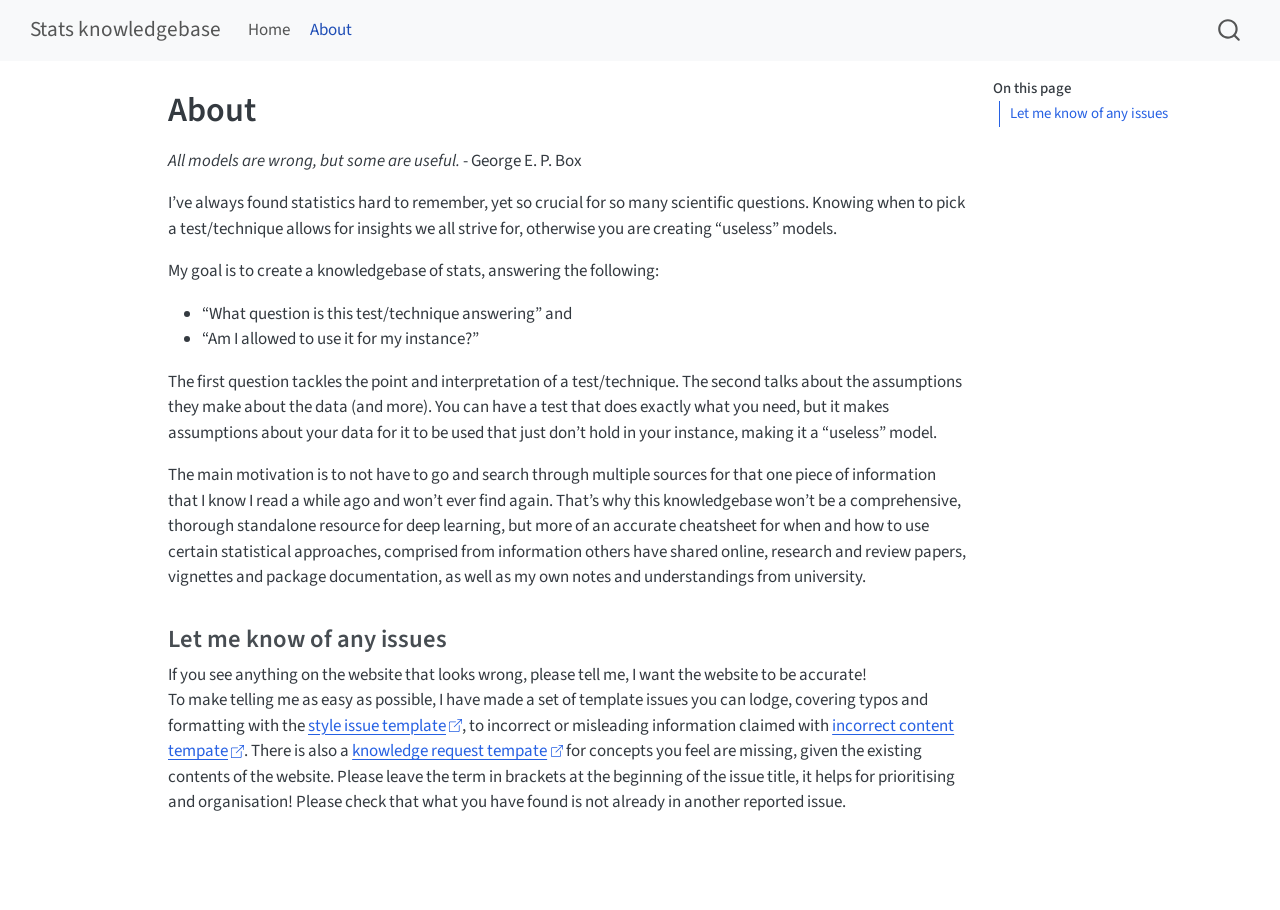
<file: about.html>
<!DOCTYPE html>
<html xmlns="http://www.w3.org/1999/xhtml" lang="en" xml:lang="en"><head>

<meta charset="utf-8">
<meta name="generator" content="quarto-1.10.18">

<meta name="viewport" content="width=device-width, initial-scale=1.0, user-scalable=yes">


<title>About – Stats knowledgebase</title>
<style>
/* Default styles provided by pandoc.
** See https://pandoc.org/MANUAL.html#variables-for-html for config info.
*/
span.smallcaps{font-variant: small-caps;}
div.columns{display: flex; gap: 1.5em;}
div.column{flex: auto;}
@media screen {
div.columns{gap: min(4vw, 1.5em);}
div.column{overflow-x: auto;}
}
div.hanging-indent{margin-left: 1.5em; text-indent: -1.5em;}
ul.task-list{list-style: none;}
ul.task-list li input[type="checkbox"] {
  width: 0.8em;
  margin: 0 0.8em 0.2em -1em; /* quarto-specific, see https://github.com/quarto-dev/quarto-cli/issues/4556 */ 
  vertical-align: middle;
}
</style>


<script src="site_libs/quarto-nav/quarto-nav.js"></script>
<script src="site_libs/quarto-nav/headroom.min.js"></script>
<script src="site_libs/clipboard/clipboard.min.js"></script>
<script src="site_libs/quarto-search/autocomplete.umd.js"></script>
<script src="site_libs/quarto-search/fuse.min.js"></script>
<script src="site_libs/quarto-search/quarto-search.js"></script>
<meta name="quarto:offset" content="./">
<script src="site_libs/quarto-html/quarto.js" type="module"></script>
<script src="site_libs/quarto-html/tabsets/tabsets.js" type="module"></script>
<script src="site_libs/quarto-html/popper.min.js"></script>
<script src="site_libs/quarto-html/tippy.umd.min.js"></script>
<script src="site_libs/quarto-html/anchor.min.js"></script>
<link href="site_libs/quarto-html/tippy.css" rel="stylesheet">
<link href="site_libs/quarto-html/quarto-syntax-highlighting-64a204ab8560d761af7679ceaba22944.css" rel="stylesheet" id="quarto-text-highlighting-styles">
<script src="site_libs/bootstrap/bootstrap.min.js"></script>
<link href="site_libs/bootstrap/bootstrap-icons.css" rel="stylesheet">
<link href="site_libs/bootstrap/bootstrap-e3adbaa939bcd423dddc8c8a834270b4.min.css" rel="stylesheet" append-hash="true" id="quarto-bootstrap" data-mode="light">
<script id="quarto-search-options" type="application/json">{
  "location": "navbar",
  "copy-button": false,
  "collapse-after": 3,
  "panel-placement": "end",
  "type": "overlay",
  "limit": 50,
  "keyboard-shortcut": [
    "f",
    "/",
    "s"
  ],
  "show-item-context": false,
  "language": {
    "search-no-results-text": "No results",
    "search-matching-documents-text": "matching documents",
    "search-copy-link-title": "Copy link to search",
    "search-hide-matches-text": "Hide additional matches",
    "search-more-match-text": "more match in this document",
    "search-more-matches-text": "more matches in this document",
    "search-clear-button-title": "Clear",
    "search-text-placeholder": "",
    "search-detached-cancel-button-title": "Cancel",
    "search-submit-button-title": "Submit",
    "search-label": "Search"
  }
}</script>
<script>
function goToTab(tabId) {
  const tab = document.getElementById(tabId);
  if (tab) {
    tab.click();
    tab.scrollIntoView({ behavior: 'smooth', block: 'start' });
  }
}
</script>


<link rel="stylesheet" href="styles.css">
</head>

<body class="nav-fixed quarto-light">

<div id="quarto-search-results"></div>
  <header id="quarto-header" class="headroom fixed-top">
    <nav class="navbar navbar-expand-lg " data-bs-theme="dark">
      <div class="navbar-container container-fluid">
      <div class="navbar-brand-container mx-auto">
    <a class="navbar-brand" href="./index.html">
    <span class="navbar-title">Stats knowledgebase</span>
    </a>
  </div>
            <div id="quarto-search" class="" title="Search"></div>
          <button class="navbar-toggler" type="button" data-bs-toggle="collapse" data-bs-target="#navbarCollapse" aria-controls="navbarCollapse" role="menu" aria-expanded="false" aria-label="Toggle navigation" onclick="if (window.quartoToggleHeadroom) { window.quartoToggleHeadroom(); }">
  <span class="navbar-toggler-icon"></span>
</button>
          <div class="collapse navbar-collapse" id="navbarCollapse">
            <ul class="navbar-nav navbar-nav-scroll me-auto">
  <li class="nav-item">
    <a class="nav-link" href="./index.html"> 
<span class="menu-text">Home</span></a>
  </li>  
  <li class="nav-item">
    <a class="nav-link active" href="./about.html" aria-current="page"> 
<span class="menu-text">About</span></a>
  </li>  
</ul>
          </div> <!-- /navcollapse -->
            <div class="quarto-navbar-tools">
</div>
      </div> <!-- /container-fluid -->
    </nav>
</header>
<!-- content -->
<div id="quarto-content" class="quarto-container page-columns page-rows-contents page-layout-article page-navbar">
<!-- sidebar -->
<!-- margin-sidebar -->
    <div id="quarto-margin-sidebar" class="sidebar margin-sidebar">
        <nav id="TOC" role="doc-toc" class="toc-active">
    <h2 id="toc-title">On this page</h2>
   
  <ul>
  <li><a href="#let-me-know-of-any-issues" id="toc-let-me-know-of-any-issues" class="nav-link active" data-scroll-target="#let-me-know-of-any-issues">Let me know of any issues</a></li>
  </ul>
</nav>
    </div>
<!-- main -->
<main class="content" id="quarto-document-content">

<header id="title-block-header" class="quarto-title-block default">
<div class="quarto-title">
<h1 class="title">About</h1>
</div>



<div class="quarto-title-meta">

    
  
    
  </div>
  


</header>


<p><em>All models are wrong, but some are useful.</em> - George E. P. Box</p>
<p>I’ve always found statistics hard to remember, yet so crucial for so many scientific questions. Knowing when to pick a test/technique allows for insights we all strive for, otherwise you are creating “useless” models.</p>
<p>My goal is to create a knowledgebase of stats, answering the following:</p>
<ul>
<li>“What question is this test/technique answering” and<br>
</li>
<li>“Am I allowed to use it for my instance?”</li>
</ul>
<p>The first question tackles the point and interpretation of a test/technique. The second talks about the assumptions they make about the data (and more). You can have a test that does exactly what you need, but it makes assumptions about your data for it to be used that just don’t hold in your instance, making it a “useless” model.</p>
<p>The main motivation is to not have to go and search through multiple sources for that one piece of information that I know I read a while ago and won’t ever find again. That’s why this knowledgebase won’t be a comprehensive, thorough standalone resource for deep learning, but more of an accurate cheatsheet for when and how to use certain statistical approaches, comprised from information others have shared online, research and review papers, vignettes and package documentation, as well as my own notes and understandings from university.</p>
<section id="let-me-know-of-any-issues" class="level3">
<h3 class="anchored" data-anchor-id="let-me-know-of-any-issues">Let me know of any issues</h3>
<p>If you see anything on the website that looks wrong, please tell me, I want the website to be accurate!<br>
To make telling me as easy as possible, I have made a set of template issues you can lodge, covering typos and formatting with the <a href="https://github.com/KatStan/stats-knowledge/issues/new?template=style-issue-template.md">style issue template</a>, to incorrect or misleading information claimed with <a href="https://github.com/KatStan/stats-knowledge/issues/new?template=incorrect-content-template.md">incorrect content tempate</a>. There is also a <a href="https://github.com/KatStan/stats-knowledge/issues/new?template=knowledge-request-template.md">knowledge request tempate</a> for concepts you feel are missing, given the existing contents of the website. Please leave the term in brackets at the beginning of the issue title, it helps for prioritising and organisation! Please check that what you have found is not already in another reported issue.</p>


</section>

</main> <!-- /main -->
<script id="quarto-html-after-body" type="application/javascript">
  window.document.addEventListener("DOMContentLoaded", function (event) {
    const icon = "";
    const anchorJS = new window.AnchorJS();
    anchorJS.options = {
      placement: 'right',
      icon: icon
    };
    anchorJS.add('.anchored');
    const isCodeAnnotation = (el) => {
      for (const clz of el.classList) {
        if (clz.startsWith('code-annotation-')) {                     
          return true;
        }
      }
      return false;
    }
    const onCopySuccess = function(e) {
      // button target
      const button = e.trigger;
      // don't keep focus
      button.blur();
      // flash "checked"
      button.classList.add('code-copy-button-checked');
      var currentTitle = button.getAttribute("title");
      button.setAttribute("title", "Copied!");
      let tooltip;
      if (window.bootstrap) {
        button.setAttribute("data-bs-toggle", "tooltip");
        button.setAttribute("data-bs-placement", "left");
        button.setAttribute("data-bs-title", "Copied!");
        tooltip = new bootstrap.Tooltip(button, 
          { trigger: "manual", 
            customClass: "code-copy-button-tooltip",
            offset: [0, -8]});
        tooltip.show();    
      }
      setTimeout(function() {
        if (tooltip) {
          tooltip.hide();
          button.removeAttribute("data-bs-title");
          button.removeAttribute("data-bs-toggle");
          button.removeAttribute("data-bs-placement");
        }
        button.setAttribute("title", currentTitle);
        button.classList.remove('code-copy-button-checked');
      }, 1000);
      // clear code selection
      e.clearSelection();
    }
    const getTextToCopy = function(trigger) {
      const outerScaffold = trigger.parentElement.cloneNode(true);
      const codeEl = outerScaffold.querySelector('code');
      for (const childEl of codeEl.children) {
        if (isCodeAnnotation(childEl)) {
          childEl.remove();
        }
      }
      return codeEl.innerText;
    }
    const clipboard = new window.ClipboardJS('.code-copy-button:not([data-in-quarto-modal])', {
      text: getTextToCopy
    });
    clipboard.on('success', onCopySuccess);
    if (window.document.getElementById('quarto-embedded-source-code-modal')) {
      const clipboardModal = new window.ClipboardJS('.code-copy-button[data-in-quarto-modal]', {
        text: getTextToCopy,
        container: window.document.getElementById('quarto-embedded-source-code-modal')
      });
      clipboardModal.on('success', onCopySuccess);
    }
      var localhostRegex = new RegExp(/^(?:http|https):\/\/localhost\:?[0-9]*\//);
      var mailtoRegex = new RegExp(/^mailto:/);
        var filterRegex = new RegExp("^https:\/\/katstan\.github\.io\/stats-knowledge");
      var isInternal = (href) => {
          return filterRegex.test(href) || localhostRegex.test(href) || mailtoRegex.test(href);
      }
      // Inspect non-navigation links and adorn them if external
     var links = window.document.querySelectorAll('a[href]:not(.nav-link):not(.navbar-brand):not(.toc-action):not(.sidebar-link):not(.sidebar-item-toggle):not(.pagination-link):not(.no-external):not([aria-hidden]):not(.dropdown-item):not(.quarto-navigation-tool):not(.about-link)');
      for (var i=0; i<links.length; i++) {
        const link = links[i];
        if (!isInternal(link.href)) {
          // undo the damage that might have been done by quarto-nav.js in the case of
          // links that we want to consider external
          if (link.dataset.originalHref !== undefined) {
            link.href = link.dataset.originalHref;
          }
            // target, if specified
            link.setAttribute("target", "_blank");
            if (link.getAttribute("rel") === null) {
              link.setAttribute("rel", "noopener");
            }
            // default icon
            link.classList.add("external");
        }
      }
    function tippyHover(el, contentFn, onTriggerFn, onUntriggerFn) {
      const config = {
        allowHTML: true,
        maxWidth: 500,
        delay: 100,
        arrow: false,
        appendTo: function(el) {
            return el.parentElement;
        },
        interactive: true,
        interactiveBorder: 10,
        theme: 'quarto',
        placement: 'bottom-start',
      };
      if (contentFn) {
        config.content = contentFn;
      }
      if (onTriggerFn) {
        config.onTrigger = onTriggerFn;
      }
      if (onUntriggerFn) {
        config.onUntrigger = onUntriggerFn;
      }
      window.tippy(el, config); 
    }
    const noterefs = window.document.querySelectorAll('a[role="doc-noteref"]');
    for (var i=0; i<noterefs.length; i++) {
      const ref = noterefs[i];
      tippyHover(ref, function() {
        // use id or data attribute instead here
        let href = ref.getAttribute('data-footnote-href') || ref.getAttribute('href');
        try { href = new URL(href).hash; } catch {}
        const id = href.replace(/^#\/?/, "");
        const note = window.document.getElementById(id);
        if (note) {
          return note.innerHTML;
        } else {
          return "";
        }
      });
    }
    const xrefs = window.document.querySelectorAll('a.quarto-xref');
    const processXRef = (id, note) => {
      // Strip column container classes
      const stripColumnClz = (el) => {
        el.classList.remove("page-full", "page-columns");
        if (el.children) {
          for (const child of el.children) {
            stripColumnClz(child);
          }
        }
      }
      stripColumnClz(note)
      if (id === null || id.startsWith('sec-')) {
        // Special case sections, only their first couple elements
        const container = document.createElement("div");
        if (note.children && note.children.length > 2) {
          container.appendChild(note.children[0].cloneNode(true));
          for (let i = 1; i < note.children.length; i++) {
            const child = note.children[i];
            if (child.tagName === "P" && child.innerText === "") {
              continue;
            } else {
              container.appendChild(child.cloneNode(true));
              break;
            }
          }
          if (window.Quarto?.typesetMath) {
            window.Quarto.typesetMath(container);
          }
          return container.innerHTML
        } else {
          if (window.Quarto?.typesetMath) {
            window.Quarto.typesetMath(note);
          }
          return note.innerHTML;
        }
      } else {
        // Remove any anchor links if they are present
        const anchorLink = note.querySelector('a.anchorjs-link');
        if (anchorLink) {
          anchorLink.remove();
        }
        if (window.Quarto?.typesetMath) {
          window.Quarto.typesetMath(note);
        }
        if (note.classList.contains("callout")) {
          return note.outerHTML;
        } else {
          return note.innerHTML;
        }
      }
    }
    for (var i=0; i<xrefs.length; i++) {
      const xref = xrefs[i];
      tippyHover(xref, undefined, function(instance) {
        instance.disable();
        let url = xref.getAttribute('href');
        let hash = undefined; 
        if (url.startsWith('#')) {
          hash = url;
        } else {
          try { hash = new URL(url).hash; } catch {}
        }
        if (hash) {
          const id = hash.replace(/^#\/?/, "");
          const note = window.document.getElementById(id);
          if (note !== null) {
            try {
              const html = processXRef(id, note.cloneNode(true));
              instance.setContent(html);
            } finally {
              instance.enable();
              instance.show();
            }
          } else {
            // See if we can fetch this
            fetch(url.split('#')[0])
            .then(res => res.text())
            .then(html => {
              const parser = new DOMParser();
              const htmlDoc = parser.parseFromString(html, "text/html");
              const note = htmlDoc.getElementById(id);
              if (note !== null) {
                const html = processXRef(id, note);
                instance.setContent(html);
              } 
            }).finally(() => {
              instance.enable();
              instance.show();
            });
          }
        } else {
          // See if we can fetch a full url (with no hash to target)
          // This is a special case and we should probably do some content thinning / targeting
          fetch(url)
          .then(res => res.text())
          .then(html => {
            const parser = new DOMParser();
            const htmlDoc = parser.parseFromString(html, "text/html");
            const note = htmlDoc.querySelector('main.content');
            if (note !== null) {
              // This should only happen for chapter cross references
              // (since there is no id in the URL)
              // remove the first header
              if (note.children.length > 0 && note.children[0].tagName === "HEADER") {
                note.children[0].remove();
              }
              const html = processXRef(null, note);
              instance.setContent(html);
            } 
          }).finally(() => {
            instance.enable();
            instance.show();
          });
        }
      }, function(instance) {
      });
    }
        let selectedAnnoteEl;
        const selectorForAnnotation = ( cell, annotation) => {
          let cellAttr = 'data-code-cell="' + cell + '"';
          let lineAttr = 'data-code-annotation="' +  annotation + '"';
          const selector = 'span[' + cellAttr + '][' + lineAttr + ']';
          return selector;
        }
        const selectCodeLines = (annoteEl) => {
          const doc = window.document;
          const targetCell = annoteEl.getAttribute("data-target-cell");
          const targetAnnotation = annoteEl.getAttribute("data-target-annotation");
          const annoteSpan = window.document.querySelector(selectorForAnnotation(targetCell, targetAnnotation));
          const lines = annoteSpan.getAttribute("data-code-lines").split(",");
          const lineIds = lines.map((line) => {
            return targetCell + "-" + line;
          })
          let top = null;
          let height = null;
          let parent = null;
          if (lineIds.length > 0) {
              //compute the position of the single el (top and bottom and make a div)
              const el = window.document.getElementById(lineIds[0]);
              top = el.offsetTop;
              height = el.offsetHeight;
              parent = el.parentElement.parentElement;
            if (lineIds.length > 1) {
              const lastEl = window.document.getElementById(lineIds[lineIds.length - 1]);
              const bottom = lastEl.offsetTop + lastEl.offsetHeight;
              height = bottom - top;
            }
            if (top !== null && height !== null && parent !== null) {
              // cook up a div (if necessary) and position it 
              let div = window.document.getElementById("code-annotation-line-highlight");
              if (div === null) {
                div = window.document.createElement("div");
                div.setAttribute("id", "code-annotation-line-highlight");
                div.style.position = 'absolute';
                parent.appendChild(div);
              }
              div.style.top = top - 2 + "px";
              div.style.height = height + 4 + "px";
              div.style.left = 0;
              let gutterDiv = window.document.getElementById("code-annotation-line-highlight-gutter");
              if (gutterDiv === null) {
                gutterDiv = window.document.createElement("div");
                gutterDiv.setAttribute("id", "code-annotation-line-highlight-gutter");
                gutterDiv.style.position = 'absolute';
                const codeCell = window.document.getElementById(targetCell);
                const gutter = codeCell.querySelector('.code-annotation-gutter');
                gutter.appendChild(gutterDiv);
              }
              gutterDiv.style.top = top - 2 + "px";
              gutterDiv.style.height = height + 4 + "px";
            }
            selectedAnnoteEl = annoteEl;
          }
        };
        const unselectCodeLines = () => {
          const elementsIds = ["code-annotation-line-highlight", "code-annotation-line-highlight-gutter"];
          elementsIds.forEach((elId) => {
            const div = window.document.getElementById(elId);
            if (div) {
              div.remove();
            }
          });
          selectedAnnoteEl = undefined;
        };
          // Handle positioning of the toggle
      window.addEventListener(
        "resize",
        throttle(() => {
          elRect = undefined;
          if (selectedAnnoteEl) {
            selectCodeLines(selectedAnnoteEl);
          }
        }, 10)
      );
      function throttle(fn, ms) {
      let throttle = false;
      let timer;
        return (...args) => {
          if(!throttle) { // first call gets through
              fn.apply(this, args);
              throttle = true;
          } else { // all the others get throttled
              if(timer) clearTimeout(timer); // cancel #2
              timer = setTimeout(() => {
                fn.apply(this, args);
                timer = throttle = false;
              }, ms);
          }
        };
      }
        // Attach click handler to the DT
        const annoteDls = window.document.querySelectorAll('dt[data-target-cell]');
        for (const annoteDlNode of annoteDls) {
          annoteDlNode.addEventListener('click', (event) => {
            const clickedEl = event.target;
            if (clickedEl !== selectedAnnoteEl) {
              unselectCodeLines();
              const activeEl = window.document.querySelector('dt[data-target-cell].code-annotation-active');
              if (activeEl) {
                activeEl.classList.remove('code-annotation-active');
              }
              selectCodeLines(clickedEl);
              clickedEl.classList.add('code-annotation-active');
            } else {
              // Unselect the line
              unselectCodeLines();
              clickedEl.classList.remove('code-annotation-active');
            }
          });
        }
    const findCites = (el) => {
      const parentEl = el.parentElement;
      if (parentEl) {
        const cites = parentEl.dataset.cites;
        if (cites) {
          return {
            el,
            cites: cites.split(' ')
          };
        } else {
          return findCites(el.parentElement)
        }
      } else {
        return undefined;
      }
    };
    var bibliorefs = window.document.querySelectorAll('a[role="doc-biblioref"]');
    for (var i=0; i<bibliorefs.length; i++) {
      const ref = bibliorefs[i];
      const citeInfo = findCites(ref);
      if (citeInfo) {
        tippyHover(citeInfo.el, function() {
          var popup = window.document.createElement('div');
          citeInfo.cites.forEach(function(cite) {
            var citeDiv = window.document.createElement('div');
            citeDiv.classList.add('hanging-indent');
            citeDiv.classList.add('csl-entry');
            var biblioDiv = window.document.getElementById('ref-' + cite);
            if (biblioDiv) {
              citeDiv.innerHTML = biblioDiv.innerHTML;
            }
            popup.appendChild(citeDiv);
          });
          return popup.innerHTML;
        });
      }
    }
  });
  </script>
</div> <!-- /content -->




</body></html>
</file>
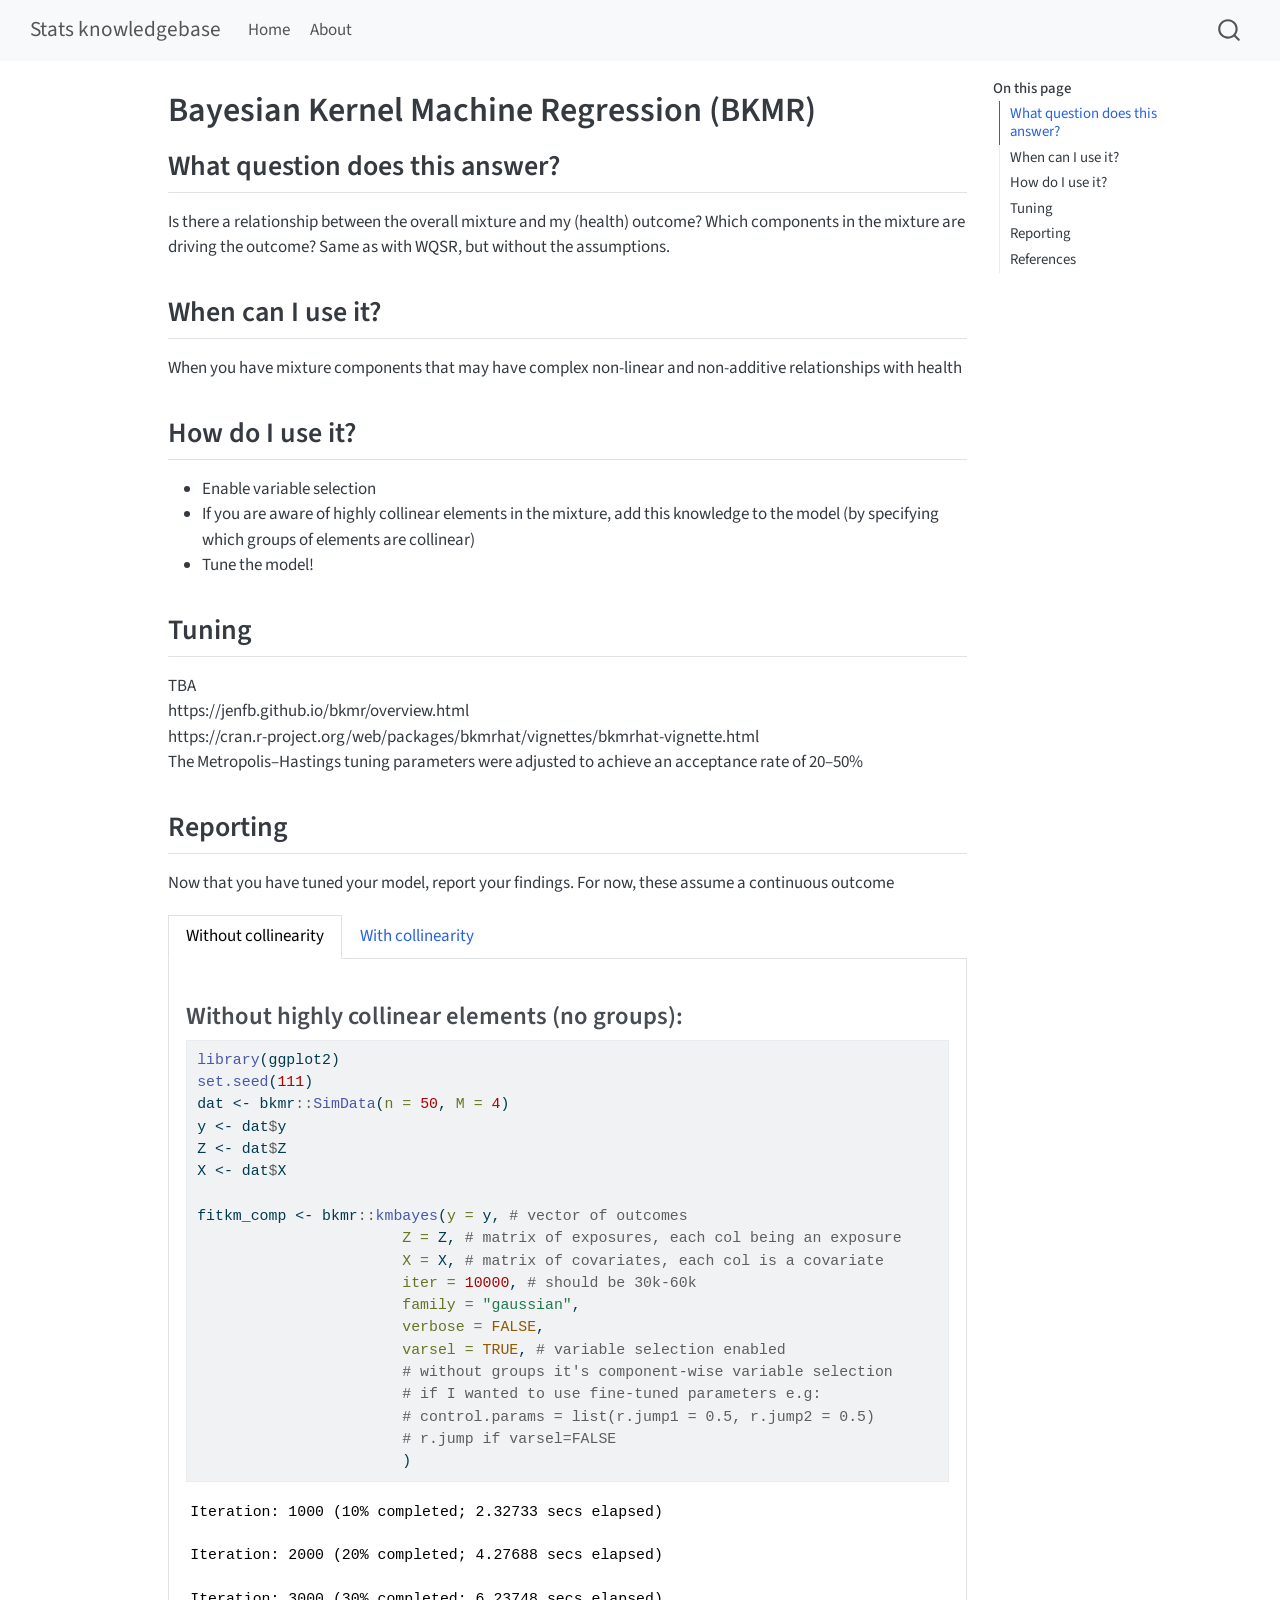
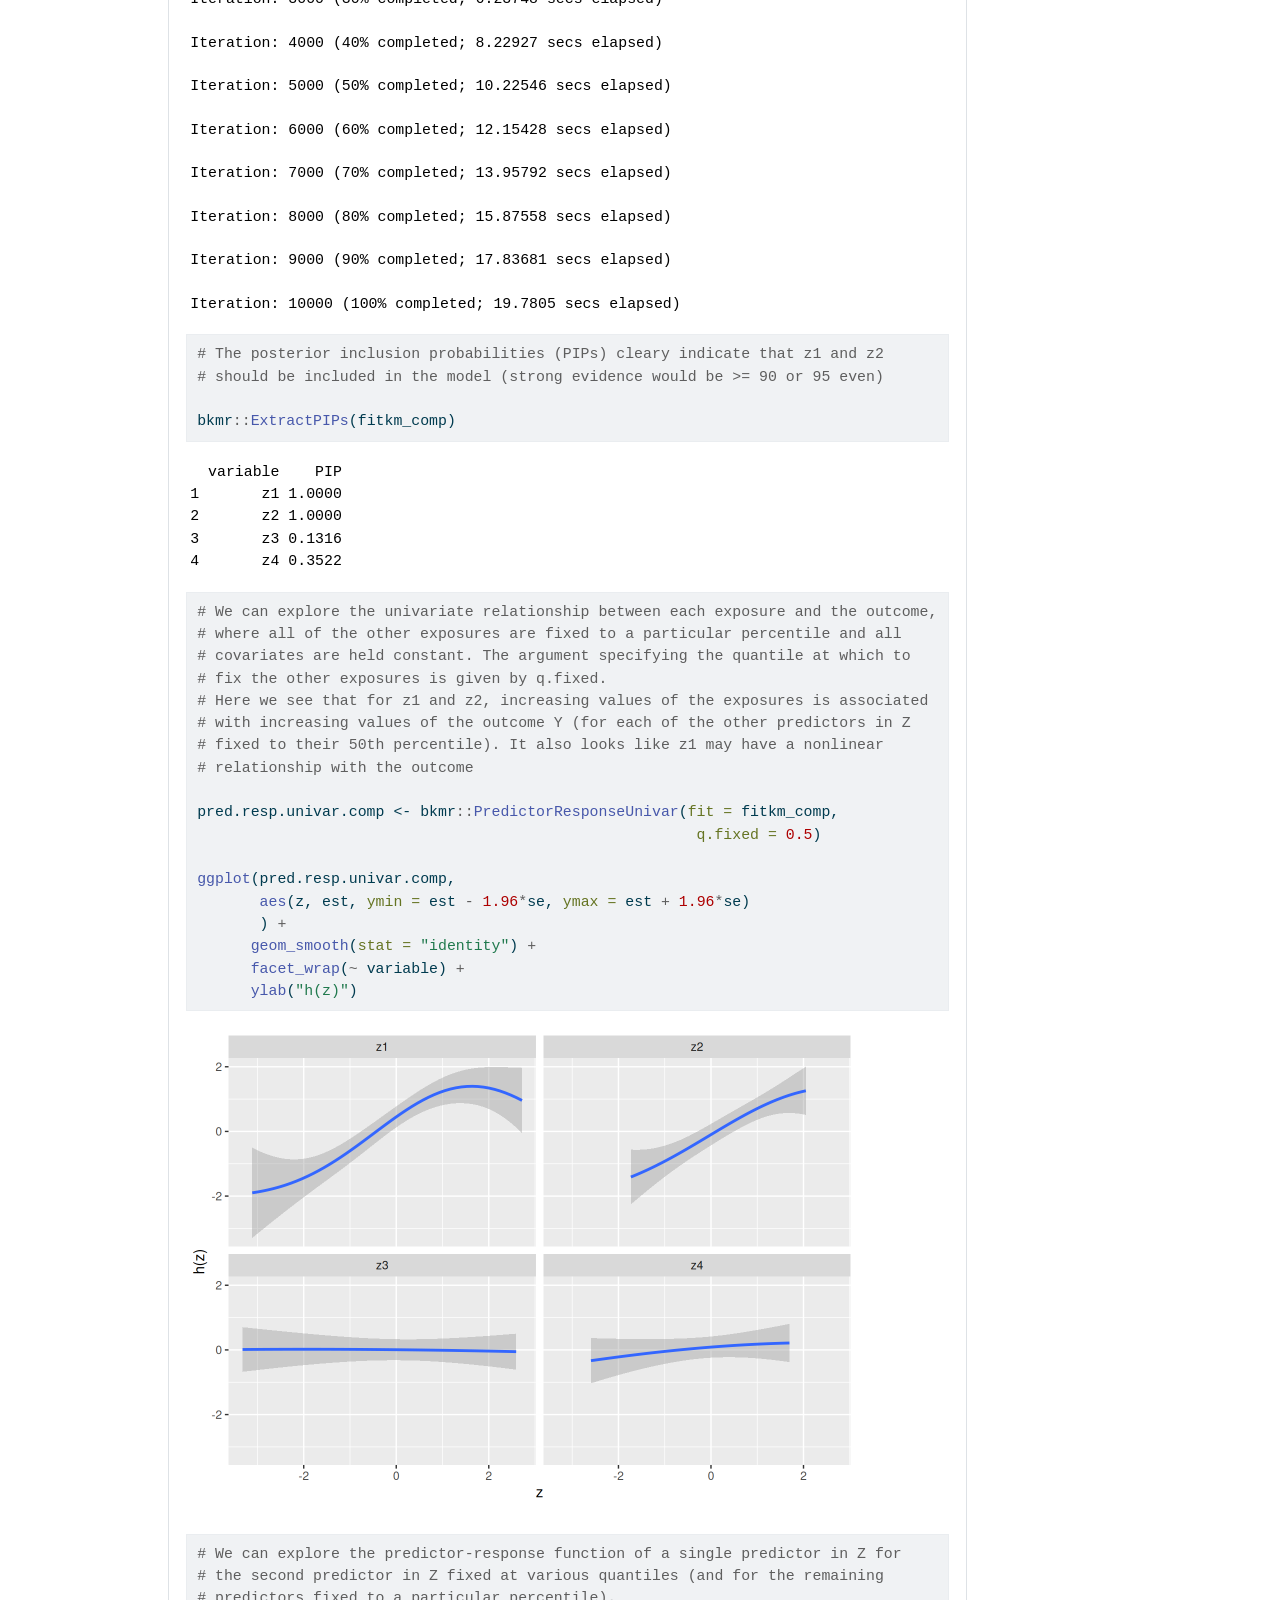
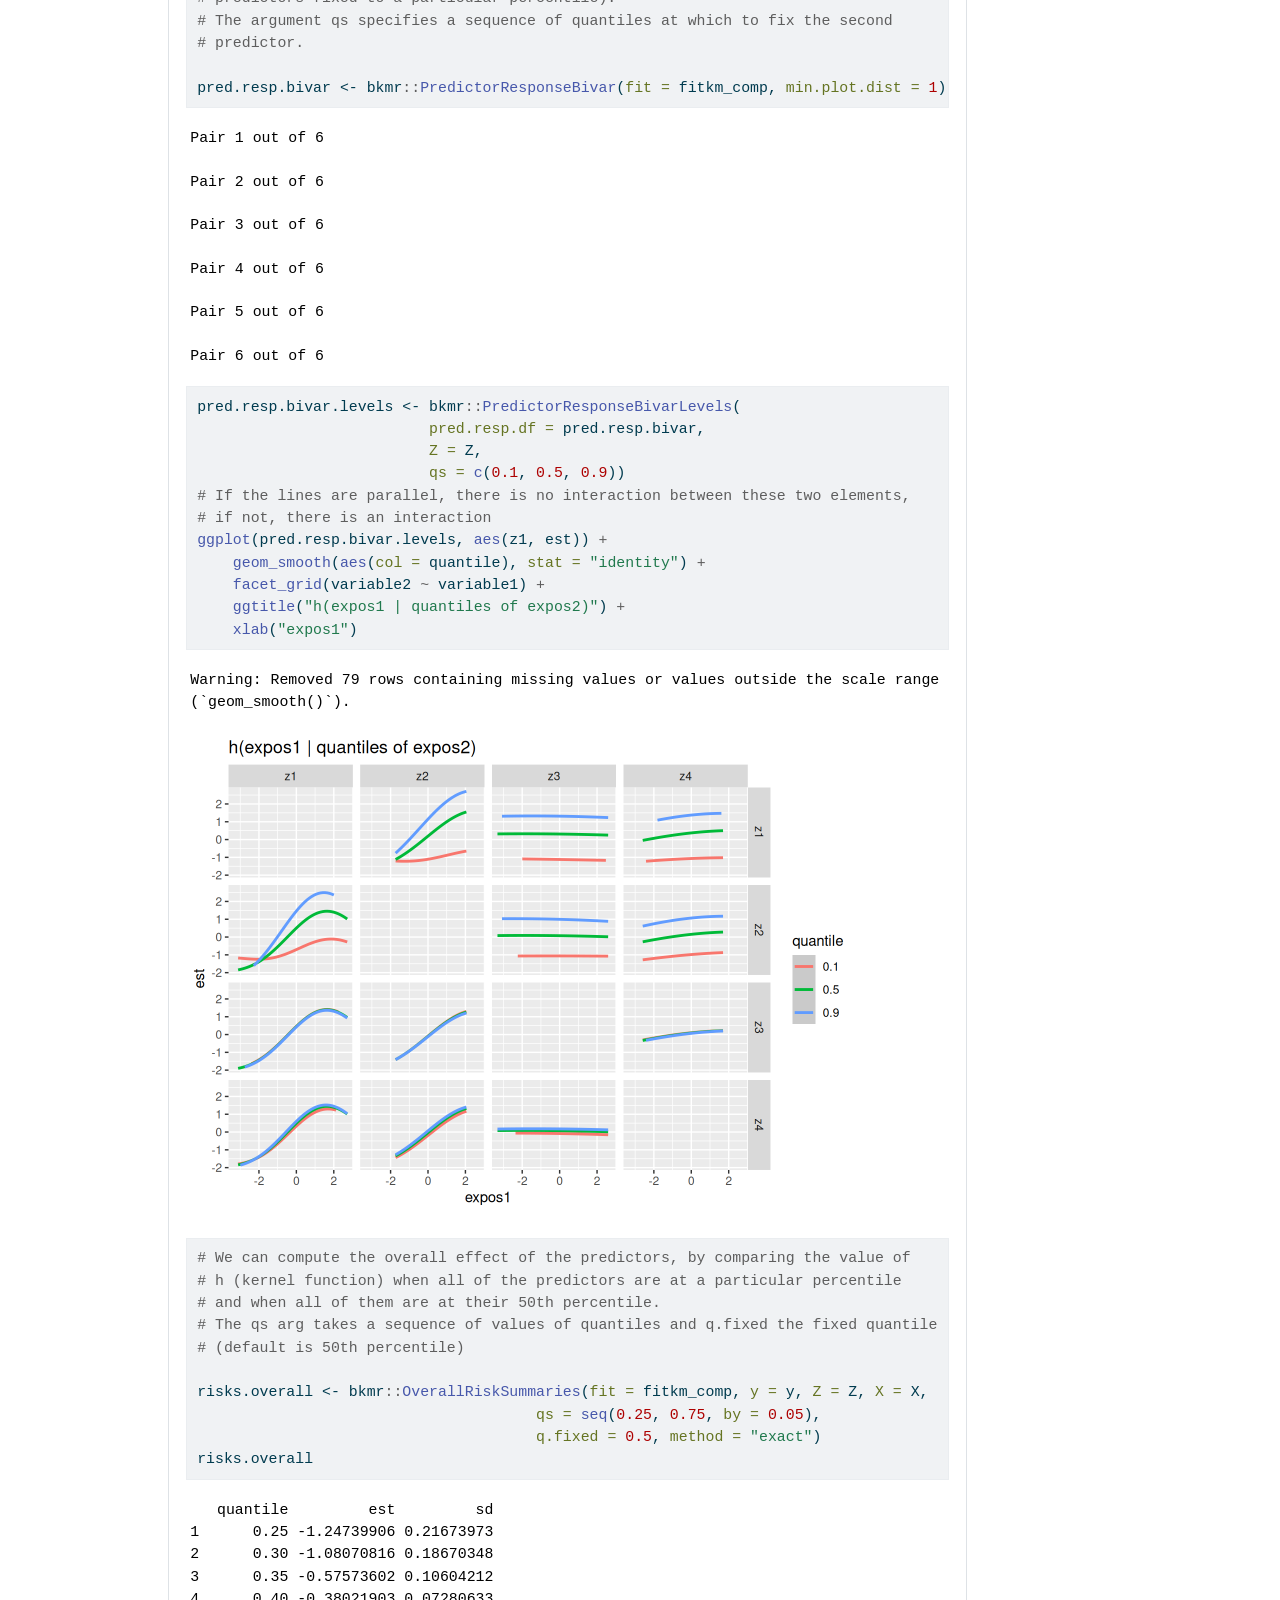
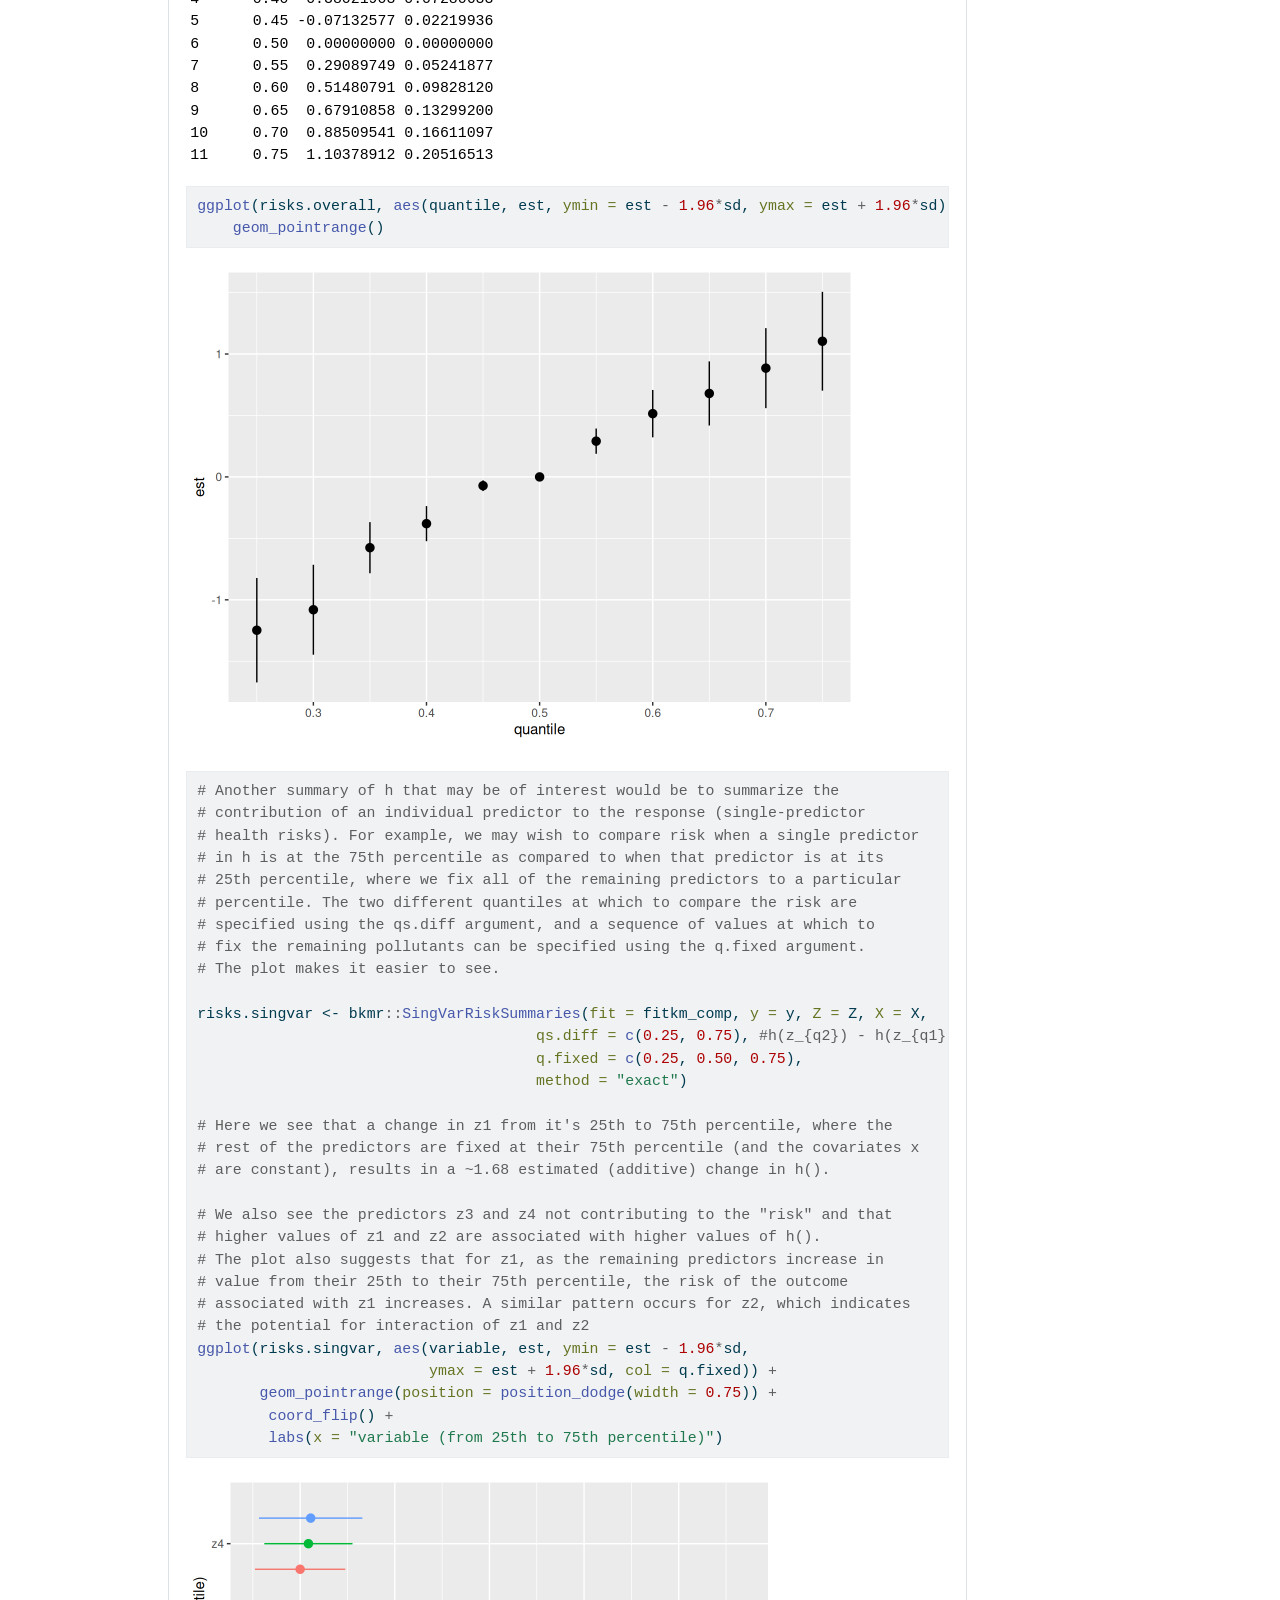
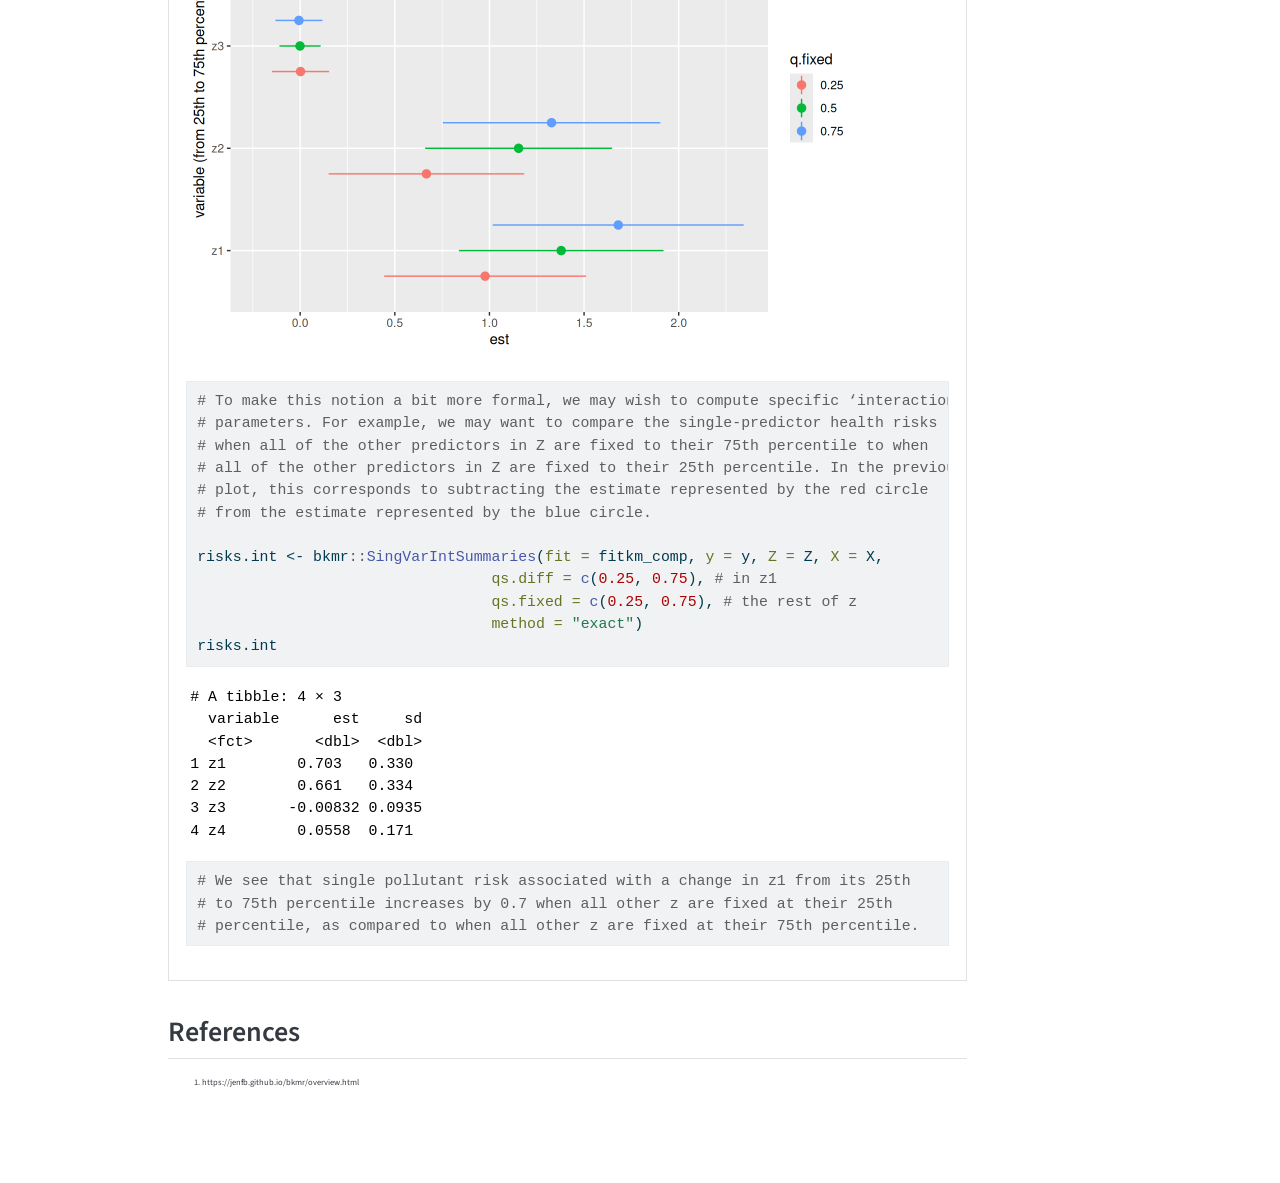
<file: topics/modelling/BKMR.html>
<!DOCTYPE html>
<html xmlns="http://www.w3.org/1999/xhtml" lang="en" xml:lang="en"><head>

<meta charset="utf-8">
<meta name="generator" content="quarto-1.10.18">

<meta name="viewport" content="width=device-width, initial-scale=1.0, user-scalable=yes">


<title>Bayesian Kernel Machine Regression (BKMR) – Stats knowledgebase</title>
<style>
/* Default styles provided by pandoc.
** See https://pandoc.org/MANUAL.html#variables-for-html for config info.
*/
span.smallcaps{font-variant: small-caps;}
div.columns{display: flex; gap: 1.5em;}
div.column{flex: auto;}
@media screen {
div.columns{gap: min(4vw, 1.5em);}
div.column{overflow-x: auto;}
}
div.hanging-indent{margin-left: 1.5em; text-indent: -1.5em;}
ul.task-list{list-style: none;}
ul.task-list li input[type="checkbox"] {
  width: 0.8em;
  margin: 0 0.8em 0.2em -1em; /* quarto-specific, see https://github.com/quarto-dev/quarto-cli/issues/4556 */ 
  vertical-align: middle;
}
/* CSS for syntax highlighting */
html { -webkit-text-size-adjust: 100%; }
pre > code.sourceCode { white-space: pre; position: relative; }
pre > code.sourceCode > span { display: inline-block; line-height: 1.25; }
pre > code.sourceCode > span:empty { height: 1.2em; }
.sourceCode { overflow: visible; }
code.sourceCode > span { color: inherit; text-decoration: inherit; }
div.sourceCode { margin: 1em 0; }
pre.sourceCode { margin: 0; }
@media screen {
div.sourceCode { overflow: auto; }
}
@media print {
pre > code.sourceCode { white-space: pre-wrap; }
pre > code.sourceCode > span { text-indent: -5em; padding-left: 5em; }
}
pre.numberSource code
  { counter-reset: source-line 0; }
pre.numberSource code > span
  { position: relative; left: -4em; counter-increment: source-line; }
pre.numberSource code > span > a:first-child::before
  { content: counter(source-line);
    position: relative; left: -1em; text-align: right; vertical-align: baseline;
    border: none; display: inline-block;
    -webkit-touch-callout: none; -webkit-user-select: none;
    -khtml-user-select: none; -moz-user-select: none;
    -ms-user-select: none; user-select: none;
    padding: 0 4px; width: 4em;
  }
pre.numberSource { margin-left: 3em;  padding-left: 4px; }
div.sourceCode
  {   }
@media screen {
pre > code.sourceCode > span > a:first-child::before { text-decoration: underline; }
}
</style>


<script src="../../site_libs/quarto-nav/quarto-nav.js"></script>
<script src="../../site_libs/quarto-nav/headroom.min.js"></script>
<script src="../../site_libs/clipboard/clipboard.min.js"></script>
<script src="../../site_libs/quarto-search/autocomplete.umd.js"></script>
<script src="../../site_libs/quarto-search/fuse.min.js"></script>
<script src="../../site_libs/quarto-search/quarto-search.js"></script>
<meta name="quarto:offset" content="../../">
<script src="../../site_libs/quarto-html/quarto.js" type="module"></script>
<script src="../../site_libs/quarto-html/tabsets/tabsets.js" type="module"></script>
<script src="../../site_libs/quarto-html/popper.min.js"></script>
<script src="../../site_libs/quarto-html/tippy.umd.min.js"></script>
<script src="../../site_libs/quarto-html/anchor.min.js"></script>
<link href="../../site_libs/quarto-html/tippy.css" rel="stylesheet">
<link href="../../site_libs/quarto-html/quarto-syntax-highlighting-64a204ab8560d761af7679ceaba22944.css" rel="stylesheet" id="quarto-text-highlighting-styles">
<script src="../../site_libs/bootstrap/bootstrap.min.js"></script>
<link href="../../site_libs/bootstrap/bootstrap-icons.css" rel="stylesheet">
<link href="../../site_libs/bootstrap/bootstrap-e3adbaa939bcd423dddc8c8a834270b4.min.css" rel="stylesheet" append-hash="true" id="quarto-bootstrap" data-mode="light">
<script id="quarto-search-options" type="application/json">{
  "location": "navbar",
  "copy-button": false,
  "collapse-after": 3,
  "panel-placement": "end",
  "type": "overlay",
  "limit": 50,
  "keyboard-shortcut": [
    "f",
    "/",
    "s"
  ],
  "show-item-context": false,
  "language": {
    "search-no-results-text": "No results",
    "search-matching-documents-text": "matching documents",
    "search-copy-link-title": "Copy link to search",
    "search-hide-matches-text": "Hide additional matches",
    "search-more-match-text": "more match in this document",
    "search-more-matches-text": "more matches in this document",
    "search-clear-button-title": "Clear",
    "search-text-placeholder": "",
    "search-detached-cancel-button-title": "Cancel",
    "search-submit-button-title": "Submit",
    "search-label": "Search"
  }
}</script>
<script>
function goToTab(tabId) {
  const tab = document.getElementById(tabId);
  if (tab) {
    tab.click();
    tab.scrollIntoView({ behavior: 'smooth', block: 'start' });
  }
}
</script>


<link rel="stylesheet" href="../../styles.css">
</head>

<body class="nav-fixed quarto-light">

<div id="quarto-search-results"></div>
  <header id="quarto-header" class="headroom fixed-top">
    <nav class="navbar navbar-expand-lg " data-bs-theme="dark">
      <div class="navbar-container container-fluid">
      <div class="navbar-brand-container mx-auto">
    <a class="navbar-brand" href="../../index.html">
    <span class="navbar-title">Stats knowledgebase</span>
    </a>
  </div>
            <div id="quarto-search" class="" title="Search"></div>
          <button class="navbar-toggler" type="button" data-bs-toggle="collapse" data-bs-target="#navbarCollapse" aria-controls="navbarCollapse" role="menu" aria-expanded="false" aria-label="Toggle navigation" onclick="if (window.quartoToggleHeadroom) { window.quartoToggleHeadroom(); }">
  <span class="navbar-toggler-icon"></span>
</button>
          <div class="collapse navbar-collapse" id="navbarCollapse">
            <ul class="navbar-nav navbar-nav-scroll me-auto">
  <li class="nav-item">
    <a class="nav-link" href="../../index.html"> 
<span class="menu-text">Home</span></a>
  </li>  
  <li class="nav-item">
    <a class="nav-link" href="../../about.html"> 
<span class="menu-text">About</span></a>
  </li>  
</ul>
          </div> <!-- /navcollapse -->
            <div class="quarto-navbar-tools">
</div>
      </div> <!-- /container-fluid -->
    </nav>
</header>
<!-- content -->
<div id="quarto-content" class="quarto-container page-columns page-rows-contents page-layout-article page-navbar">
<!-- sidebar -->
<!-- margin-sidebar -->
    <div id="quarto-margin-sidebar" class="sidebar margin-sidebar">
        <nav id="TOC" role="doc-toc" class="toc-active">
    <h2 id="toc-title">On this page</h2>
   
  <ul>
  <li><a href="#what-question-does-this-answer" id="toc-what-question-does-this-answer" class="nav-link active" data-scroll-target="#what-question-does-this-answer">What question does this answer?</a></li>
  <li><a href="#when-can-i-use-it" id="toc-when-can-i-use-it" class="nav-link" data-scroll-target="#when-can-i-use-it">When can I use it?</a></li>
  <li><a href="#how-do-i-use-it" id="toc-how-do-i-use-it" class="nav-link" data-scroll-target="#how-do-i-use-it">How do I use it?</a></li>
  <li><a href="#tuning" id="toc-tuning" class="nav-link" data-scroll-target="#tuning">Tuning</a></li>
  <li><a href="#reporting" id="toc-reporting" class="nav-link" data-scroll-target="#reporting">Reporting</a></li>
  <li><a href="#references" id="toc-references" class="nav-link" data-scroll-target="#references">References</a></li>
  </ul>
</nav>
    </div>
<!-- main -->
<main class="content" id="quarto-document-content">

<header id="title-block-header" class="quarto-title-block default">
<div class="quarto-title">
<h1 class="title">Bayesian Kernel Machine Regression (BKMR)</h1>
</div>



<div class="quarto-title-meta">

    
  
    
  </div>
  


</header>


<section id="what-question-does-this-answer" class="level2">
<h2 class="anchored" data-anchor-id="what-question-does-this-answer">What question does this answer?</h2>
<p>Is there a relationship between the overall mixture and my (health) outcome? Which components in the mixture are driving the outcome? Same as with WQSR, but without the assumptions.</p>
</section>
<section id="when-can-i-use-it" class="level2">
<h2 class="anchored" data-anchor-id="when-can-i-use-it">When can I use it?</h2>
<p>When you have mixture components that may have complex non-linear and non-additive relationships with health</p>
</section>
<section id="how-do-i-use-it" class="level2">
<h2 class="anchored" data-anchor-id="how-do-i-use-it">How do I use it?</h2>
<ul>
<li>Enable variable selection<br>
</li>
<li>If you are aware of highly collinear elements in the mixture, add this knowledge to the model (by specifying which groups of elements are collinear)<br>
</li>
<li>Tune the model!</li>
</ul>
</section>
<section id="tuning" class="level2">
<h2 class="anchored" data-anchor-id="tuning">Tuning</h2>
<p>TBA<br>
https://jenfb.github.io/bkmr/overview.html<br>
https://cran.r-project.org/web/packages/bkmrhat/vignettes/bkmrhat-vignette.html<br>
The Metropolis–Hastings tuning parameters were adjusted to achieve an acceptance rate of 20–50%</p>
</section>
<section id="reporting" class="level2">
<h2 class="anchored" data-anchor-id="reporting">Reporting</h2>
<p>Now that you have tuned your model, report your findings. For now, these assume a continuous outcome</p>
<div class="tabset-margin-container"></div><div class="panel-tabset">
<ul class="nav nav-tabs" role="tablist"><li class="nav-item" role="presentation"><a class="nav-link active" id="tabset-1-1-tab" data-bs-toggle="tab" data-bs-target="#tabset-1-1" role="tab" aria-controls="tabset-1-1" aria-selected="true" href="">Without collinearity</a></li><li class="nav-item" role="presentation"><a class="nav-link" id="tabset-1-2-tab" data-bs-toggle="tab" data-bs-target="#tabset-1-2" role="tab" aria-controls="tabset-1-2" aria-selected="false" href="">With collinearity</a></li></ul>
<div class="tab-content">
<div id="tabset-1-1" class="tab-pane active" role="tabpanel" aria-labelledby="tabset-1-1-tab">
<section id="without-highly-collinear-elements-no-groups" class="level3">
<h3 class="anchored" data-anchor-id="without-highly-collinear-elements-no-groups">Without highly collinear elements (no groups):</h3>
<div class="cell">
<div class="code-copy-outer-scaffold"><div class="sourceCode cell-code" id="cb1"><pre class="sourceCode r code-with-copy"><code class="sourceCode r"><span id="cb1-1"><a href="#cb1-1" aria-hidden="true" tabindex="-1"></a><span class="fu">library</span>(ggplot2)</span>
<span id="cb1-2"><a href="#cb1-2" aria-hidden="true" tabindex="-1"></a><span class="fu">set.seed</span>(<span class="dv">111</span>)</span>
<span id="cb1-3"><a href="#cb1-3" aria-hidden="true" tabindex="-1"></a>dat <span class="ot">&lt;-</span> bkmr<span class="sc">::</span><span class="fu">SimData</span>(<span class="at">n =</span> <span class="dv">50</span>, <span class="at">M =</span> <span class="dv">4</span>)</span>
<span id="cb1-4"><a href="#cb1-4" aria-hidden="true" tabindex="-1"></a>y <span class="ot">&lt;-</span> dat<span class="sc">$</span>y</span>
<span id="cb1-5"><a href="#cb1-5" aria-hidden="true" tabindex="-1"></a>Z <span class="ot">&lt;-</span> dat<span class="sc">$</span>Z</span>
<span id="cb1-6"><a href="#cb1-6" aria-hidden="true" tabindex="-1"></a>X <span class="ot">&lt;-</span> dat<span class="sc">$</span>X</span>
<span id="cb1-7"><a href="#cb1-7" aria-hidden="true" tabindex="-1"></a></span>
<span id="cb1-8"><a href="#cb1-8" aria-hidden="true" tabindex="-1"></a>fitkm_comp <span class="ot">&lt;-</span> bkmr<span class="sc">::</span><span class="fu">kmbayes</span>(<span class="at">y =</span> y, <span class="co"># vector of outcomes</span></span>
<span id="cb1-9"><a href="#cb1-9" aria-hidden="true" tabindex="-1"></a>                       <span class="at">Z =</span> Z, <span class="co"># matrix of exposures, each col being an exposure</span></span>
<span id="cb1-10"><a href="#cb1-10" aria-hidden="true" tabindex="-1"></a>                       <span class="at">X =</span> X, <span class="co"># matrix of covariates, each col is a covariate</span></span>
<span id="cb1-11"><a href="#cb1-11" aria-hidden="true" tabindex="-1"></a>                       <span class="at">iter =</span> <span class="dv">10000</span>, <span class="co"># should be 30k-60k </span></span>
<span id="cb1-12"><a href="#cb1-12" aria-hidden="true" tabindex="-1"></a>                       <span class="at">family =</span> <span class="st">"gaussian"</span>,</span>
<span id="cb1-13"><a href="#cb1-13" aria-hidden="true" tabindex="-1"></a>                       <span class="at">verbose =</span> <span class="cn">FALSE</span>, </span>
<span id="cb1-14"><a href="#cb1-14" aria-hidden="true" tabindex="-1"></a>                       <span class="at">varsel =</span> <span class="cn">TRUE</span>, <span class="co"># variable selection enabled</span></span>
<span id="cb1-15"><a href="#cb1-15" aria-hidden="true" tabindex="-1"></a>                       <span class="co"># without groups it's component-wise variable selection </span></span>
<span id="cb1-16"><a href="#cb1-16" aria-hidden="true" tabindex="-1"></a>                       <span class="co"># if I wanted to use fine-tuned parameters e.g:</span></span>
<span id="cb1-17"><a href="#cb1-17" aria-hidden="true" tabindex="-1"></a>                       <span class="co"># control.params = list(r.jump1 = 0.5, r.jump2 = 0.5)</span></span>
<span id="cb1-18"><a href="#cb1-18" aria-hidden="true" tabindex="-1"></a>                       <span class="co"># r.jump if varsel=FALSE </span></span>
<span id="cb1-19"><a href="#cb1-19" aria-hidden="true" tabindex="-1"></a>                       )</span></code></pre></div><button title="Copy to Clipboard" class="code-copy-button"><i class="bi"></i></button></div>
<div class="cell-output cell-output-stderr">
<pre><code>Iteration: 1000 (10% completed; 2.32733 secs elapsed)</code></pre>
</div>
<div class="cell-output cell-output-stderr">
<pre><code>Iteration: 2000 (20% completed; 4.27688 secs elapsed)</code></pre>
</div>
<div class="cell-output cell-output-stderr">
<pre><code>Iteration: 3000 (30% completed; 6.23748 secs elapsed)</code></pre>
</div>
<div class="cell-output cell-output-stderr">
<pre><code>Iteration: 4000 (40% completed; 8.22927 secs elapsed)</code></pre>
</div>
<div class="cell-output cell-output-stderr">
<pre><code>Iteration: 5000 (50% completed; 10.22546 secs elapsed)</code></pre>
</div>
<div class="cell-output cell-output-stderr">
<pre><code>Iteration: 6000 (60% completed; 12.15428 secs elapsed)</code></pre>
</div>
<div class="cell-output cell-output-stderr">
<pre><code>Iteration: 7000 (70% completed; 13.95792 secs elapsed)</code></pre>
</div>
<div class="cell-output cell-output-stderr">
<pre><code>Iteration: 8000 (80% completed; 15.87558 secs elapsed)</code></pre>
</div>
<div class="cell-output cell-output-stderr">
<pre><code>Iteration: 9000 (90% completed; 17.83681 secs elapsed)</code></pre>
</div>
<div class="cell-output cell-output-stderr">
<pre><code>Iteration: 10000 (100% completed; 19.7805 secs elapsed)</code></pre>
</div>
<div class="code-copy-outer-scaffold"><div class="sourceCode cell-code" id="cb12"><pre class="sourceCode r code-with-copy"><code class="sourceCode r"><span id="cb12-1"><a href="#cb12-1" aria-hidden="true" tabindex="-1"></a><span class="co"># The posterior inclusion probabilities (PIPs) cleary indicate that z1 and z2 </span></span>
<span id="cb12-2"><a href="#cb12-2" aria-hidden="true" tabindex="-1"></a><span class="co"># should be included in the model (strong evidence would be &gt;= 90 or 95 even)</span></span>
<span id="cb12-3"><a href="#cb12-3" aria-hidden="true" tabindex="-1"></a></span>
<span id="cb12-4"><a href="#cb12-4" aria-hidden="true" tabindex="-1"></a>bkmr<span class="sc">::</span><span class="fu">ExtractPIPs</span>(fitkm_comp)</span></code></pre></div><button title="Copy to Clipboard" class="code-copy-button"><i class="bi"></i></button></div>
<div class="cell-output cell-output-stdout">
<pre><code>  variable    PIP
1       z1 1.0000
2       z2 1.0000
3       z3 0.1316
4       z4 0.3522</code></pre>
</div>
<div class="code-copy-outer-scaffold"><div class="sourceCode cell-code" id="cb14"><pre class="sourceCode r code-with-copy"><code class="sourceCode r"><span id="cb14-1"><a href="#cb14-1" aria-hidden="true" tabindex="-1"></a><span class="co"># We can explore the univariate relationship between each exposure and the outcome,</span></span>
<span id="cb14-2"><a href="#cb14-2" aria-hidden="true" tabindex="-1"></a><span class="co"># where all of the other exposures are fixed to a particular percentile and all </span></span>
<span id="cb14-3"><a href="#cb14-3" aria-hidden="true" tabindex="-1"></a><span class="co"># covariates are held constant. The argument specifying the quantile at which to</span></span>
<span id="cb14-4"><a href="#cb14-4" aria-hidden="true" tabindex="-1"></a><span class="co"># fix the other exposures is given by q.fixed. </span></span>
<span id="cb14-5"><a href="#cb14-5" aria-hidden="true" tabindex="-1"></a><span class="co"># Here we see that for z1 and z2, increasing values of the exposures is associated</span></span>
<span id="cb14-6"><a href="#cb14-6" aria-hidden="true" tabindex="-1"></a><span class="co"># with increasing values of the outcome Y (for each of the other predictors in Z</span></span>
<span id="cb14-7"><a href="#cb14-7" aria-hidden="true" tabindex="-1"></a><span class="co"># fixed to their 50th percentile). It also looks like z1 may have a nonlinear </span></span>
<span id="cb14-8"><a href="#cb14-8" aria-hidden="true" tabindex="-1"></a><span class="co"># relationship with the outcome</span></span>
<span id="cb14-9"><a href="#cb14-9" aria-hidden="true" tabindex="-1"></a></span>
<span id="cb14-10"><a href="#cb14-10" aria-hidden="true" tabindex="-1"></a>pred.resp.univar.comp <span class="ot">&lt;-</span> bkmr<span class="sc">::</span><span class="fu">PredictorResponseUnivar</span>(<span class="at">fit =</span> fitkm_comp,</span>
<span id="cb14-11"><a href="#cb14-11" aria-hidden="true" tabindex="-1"></a>                                                        <span class="at">q.fixed =</span> <span class="fl">0.5</span>)</span>
<span id="cb14-12"><a href="#cb14-12" aria-hidden="true" tabindex="-1"></a></span>
<span id="cb14-13"><a href="#cb14-13" aria-hidden="true" tabindex="-1"></a><span class="fu">ggplot</span>(pred.resp.univar.comp, </span>
<span id="cb14-14"><a href="#cb14-14" aria-hidden="true" tabindex="-1"></a>       <span class="fu">aes</span>(z, est, <span class="at">ymin =</span> est <span class="sc">-</span> <span class="fl">1.96</span><span class="sc">*</span>se, <span class="at">ymax =</span> est <span class="sc">+</span> <span class="fl">1.96</span><span class="sc">*</span>se)</span>
<span id="cb14-15"><a href="#cb14-15" aria-hidden="true" tabindex="-1"></a>       ) <span class="sc">+</span> </span>
<span id="cb14-16"><a href="#cb14-16" aria-hidden="true" tabindex="-1"></a>      <span class="fu">geom_smooth</span>(<span class="at">stat =</span> <span class="st">"identity"</span>) <span class="sc">+</span> </span>
<span id="cb14-17"><a href="#cb14-17" aria-hidden="true" tabindex="-1"></a>      <span class="fu">facet_wrap</span>(<span class="sc">~</span> variable) <span class="sc">+</span></span>
<span id="cb14-18"><a href="#cb14-18" aria-hidden="true" tabindex="-1"></a>      <span class="fu">ylab</span>(<span class="st">"h(z)"</span>)</span></code></pre></div><button title="Copy to Clipboard" class="code-copy-button"><i class="bi"></i></button></div>
<div class="cell-output-display">
<div>
<figure class="figure">
<p><img src="BKMR_files/figure-html/bkmr_no_groups_example-1.png" class="img-fluid figure-img" width="672"></p>
</figure>
</div>
</div>
<div class="code-copy-outer-scaffold"><div class="sourceCode cell-code" id="cb15"><pre class="sourceCode r code-with-copy"><code class="sourceCode r"><span id="cb15-1"><a href="#cb15-1" aria-hidden="true" tabindex="-1"></a><span class="co"># We can explore the predictor-response function of a single predictor in Z for </span></span>
<span id="cb15-2"><a href="#cb15-2" aria-hidden="true" tabindex="-1"></a><span class="co"># the second predictor in Z fixed at various quantiles (and for the remaining </span></span>
<span id="cb15-3"><a href="#cb15-3" aria-hidden="true" tabindex="-1"></a><span class="co"># predictors fixed to a particular percentile). </span></span>
<span id="cb15-4"><a href="#cb15-4" aria-hidden="true" tabindex="-1"></a><span class="co"># The argument qs specifies a sequence of quantiles at which to fix the second </span></span>
<span id="cb15-5"><a href="#cb15-5" aria-hidden="true" tabindex="-1"></a><span class="co"># predictor.</span></span>
<span id="cb15-6"><a href="#cb15-6" aria-hidden="true" tabindex="-1"></a></span>
<span id="cb15-7"><a href="#cb15-7" aria-hidden="true" tabindex="-1"></a>pred.resp.bivar <span class="ot">&lt;-</span> bkmr<span class="sc">::</span><span class="fu">PredictorResponseBivar</span>(<span class="at">fit =</span> fitkm_comp, <span class="at">min.plot.dist =</span> <span class="dv">1</span>)</span></code></pre></div><button title="Copy to Clipboard" class="code-copy-button"><i class="bi"></i></button></div>
<div class="cell-output cell-output-stderr">
<pre><code>Pair 1 out of 6</code></pre>
</div>
<div class="cell-output cell-output-stderr">
<pre><code>Pair 2 out of 6</code></pre>
</div>
<div class="cell-output cell-output-stderr">
<pre><code>Pair 3 out of 6</code></pre>
</div>
<div class="cell-output cell-output-stderr">
<pre><code>Pair 4 out of 6</code></pre>
</div>
<div class="cell-output cell-output-stderr">
<pre><code>Pair 5 out of 6</code></pre>
</div>
<div class="cell-output cell-output-stderr">
<pre><code>Pair 6 out of 6</code></pre>
</div>
<div class="code-copy-outer-scaffold"><div class="sourceCode cell-code" id="cb22"><pre class="sourceCode r code-with-copy"><code class="sourceCode r"><span id="cb22-1"><a href="#cb22-1" aria-hidden="true" tabindex="-1"></a>pred.resp.bivar.levels <span class="ot">&lt;-</span> bkmr<span class="sc">::</span><span class="fu">PredictorResponseBivarLevels</span>(</span>
<span id="cb22-2"><a href="#cb22-2" aria-hidden="true" tabindex="-1"></a>                          <span class="at">pred.resp.df =</span> pred.resp.bivar, </span>
<span id="cb22-3"><a href="#cb22-3" aria-hidden="true" tabindex="-1"></a>                          <span class="at">Z =</span> Z, </span>
<span id="cb22-4"><a href="#cb22-4" aria-hidden="true" tabindex="-1"></a>                          <span class="at">qs =</span> <span class="fu">c</span>(<span class="fl">0.1</span>, <span class="fl">0.5</span>, <span class="fl">0.9</span>))</span>
<span id="cb22-5"><a href="#cb22-5" aria-hidden="true" tabindex="-1"></a><span class="co"># If the lines are parallel, there is no interaction between these two elements,</span></span>
<span id="cb22-6"><a href="#cb22-6" aria-hidden="true" tabindex="-1"></a><span class="co"># if not, there is an interaction</span></span>
<span id="cb22-7"><a href="#cb22-7" aria-hidden="true" tabindex="-1"></a><span class="fu">ggplot</span>(pred.resp.bivar.levels, <span class="fu">aes</span>(z1, est)) <span class="sc">+</span> </span>
<span id="cb22-8"><a href="#cb22-8" aria-hidden="true" tabindex="-1"></a>    <span class="fu">geom_smooth</span>(<span class="fu">aes</span>(<span class="at">col =</span> quantile), <span class="at">stat =</span> <span class="st">"identity"</span>) <span class="sc">+</span> </span>
<span id="cb22-9"><a href="#cb22-9" aria-hidden="true" tabindex="-1"></a>    <span class="fu">facet_grid</span>(variable2 <span class="sc">~</span> variable1) <span class="sc">+</span></span>
<span id="cb22-10"><a href="#cb22-10" aria-hidden="true" tabindex="-1"></a>    <span class="fu">ggtitle</span>(<span class="st">"h(expos1 | quantiles of expos2)"</span>) <span class="sc">+</span></span>
<span id="cb22-11"><a href="#cb22-11" aria-hidden="true" tabindex="-1"></a>    <span class="fu">xlab</span>(<span class="st">"expos1"</span>)</span></code></pre></div><button title="Copy to Clipboard" class="code-copy-button"><i class="bi"></i></button></div>
<div class="cell-output cell-output-stderr">
<pre><code>Warning: Removed 79 rows containing missing values or values outside the scale range
(`geom_smooth()`).</code></pre>
</div>
<div class="cell-output-display">
<div>
<figure class="figure">
<p><img src="BKMR_files/figure-html/bkmr_no_groups_example-2.png" class="img-fluid figure-img" width="672"></p>
</figure>
</div>
</div>
<div class="code-copy-outer-scaffold"><div class="sourceCode cell-code" id="cb24"><pre class="sourceCode r code-with-copy"><code class="sourceCode r"><span id="cb24-1"><a href="#cb24-1" aria-hidden="true" tabindex="-1"></a><span class="co"># We can compute the overall effect of the predictors, by comparing the value of </span></span>
<span id="cb24-2"><a href="#cb24-2" aria-hidden="true" tabindex="-1"></a><span class="co"># h (kernel function) when all of the predictors are at a particular percentile </span></span>
<span id="cb24-3"><a href="#cb24-3" aria-hidden="true" tabindex="-1"></a><span class="co"># and when all of them are at their 50th percentile. </span></span>
<span id="cb24-4"><a href="#cb24-4" aria-hidden="true" tabindex="-1"></a><span class="co"># The qs arg takes a sequence of values of quantiles and q.fixed the fixed quantile </span></span>
<span id="cb24-5"><a href="#cb24-5" aria-hidden="true" tabindex="-1"></a><span class="co"># (default is 50th percentile)</span></span>
<span id="cb24-6"><a href="#cb24-6" aria-hidden="true" tabindex="-1"></a></span>
<span id="cb24-7"><a href="#cb24-7" aria-hidden="true" tabindex="-1"></a>risks.overall <span class="ot">&lt;-</span> bkmr<span class="sc">::</span><span class="fu">OverallRiskSummaries</span>(<span class="at">fit =</span> fitkm_comp, <span class="at">y =</span> y, <span class="at">Z =</span> Z, <span class="at">X =</span> X, </span>
<span id="cb24-8"><a href="#cb24-8" aria-hidden="true" tabindex="-1"></a>                                      <span class="at">qs =</span> <span class="fu">seq</span>(<span class="fl">0.25</span>, <span class="fl">0.75</span>, <span class="at">by =</span> <span class="fl">0.05</span>), </span>
<span id="cb24-9"><a href="#cb24-9" aria-hidden="true" tabindex="-1"></a>                                      <span class="at">q.fixed =</span> <span class="fl">0.5</span>, <span class="at">method =</span> <span class="st">"exact"</span>)</span>
<span id="cb24-10"><a href="#cb24-10" aria-hidden="true" tabindex="-1"></a>risks.overall</span></code></pre></div><button title="Copy to Clipboard" class="code-copy-button"><i class="bi"></i></button></div>
<div class="cell-output cell-output-stdout">
<pre><code>   quantile         est         sd
1      0.25 -1.24739906 0.21673973
2      0.30 -1.08070816 0.18670348
3      0.35 -0.57573602 0.10604212
4      0.40 -0.38021903 0.07280633
5      0.45 -0.07132577 0.02219936
6      0.50  0.00000000 0.00000000
7      0.55  0.29089749 0.05241877
8      0.60  0.51480791 0.09828120
9      0.65  0.67910858 0.13299200
10     0.70  0.88509541 0.16611097
11     0.75  1.10378912 0.20516513</code></pre>
</div>
<div class="code-copy-outer-scaffold"><div class="sourceCode cell-code" id="cb26"><pre class="sourceCode r code-with-copy"><code class="sourceCode r"><span id="cb26-1"><a href="#cb26-1" aria-hidden="true" tabindex="-1"></a><span class="fu">ggplot</span>(risks.overall, <span class="fu">aes</span>(quantile, est, <span class="at">ymin =</span> est <span class="sc">-</span> <span class="fl">1.96</span><span class="sc">*</span>sd, <span class="at">ymax =</span> est <span class="sc">+</span> <span class="fl">1.96</span><span class="sc">*</span>sd)) <span class="sc">+</span> </span>
<span id="cb26-2"><a href="#cb26-2" aria-hidden="true" tabindex="-1"></a>    <span class="fu">geom_pointrange</span>()</span></code></pre></div><button title="Copy to Clipboard" class="code-copy-button"><i class="bi"></i></button></div>
<div class="cell-output-display">
<div>
<figure class="figure">
<p><img src="BKMR_files/figure-html/bkmr_no_groups_example-3.png" class="img-fluid figure-img" width="672"></p>
</figure>
</div>
</div>
<div class="code-copy-outer-scaffold"><div class="sourceCode cell-code" id="cb27"><pre class="sourceCode r code-with-copy"><code class="sourceCode r"><span id="cb27-1"><a href="#cb27-1" aria-hidden="true" tabindex="-1"></a><span class="co"># Another summary of h that may be of interest would be to summarize the </span></span>
<span id="cb27-2"><a href="#cb27-2" aria-hidden="true" tabindex="-1"></a><span class="co"># contribution of an individual predictor to the response (single-predictor </span></span>
<span id="cb27-3"><a href="#cb27-3" aria-hidden="true" tabindex="-1"></a><span class="co"># health risks). For example, we may wish to compare risk when a single predictor</span></span>
<span id="cb27-4"><a href="#cb27-4" aria-hidden="true" tabindex="-1"></a><span class="co"># in h is at the 75th percentile as compared to when that predictor is at its </span></span>
<span id="cb27-5"><a href="#cb27-5" aria-hidden="true" tabindex="-1"></a><span class="co"># 25th percentile, where we fix all of the remaining predictors to a particular </span></span>
<span id="cb27-6"><a href="#cb27-6" aria-hidden="true" tabindex="-1"></a><span class="co"># percentile. The two different quantiles at which to compare the risk are </span></span>
<span id="cb27-7"><a href="#cb27-7" aria-hidden="true" tabindex="-1"></a><span class="co"># specified using the qs.diff argument, and a sequence of values at which to</span></span>
<span id="cb27-8"><a href="#cb27-8" aria-hidden="true" tabindex="-1"></a><span class="co"># fix the remaining pollutants can be specified using the q.fixed argument.</span></span>
<span id="cb27-9"><a href="#cb27-9" aria-hidden="true" tabindex="-1"></a><span class="co"># The plot makes it easier to see.</span></span>
<span id="cb27-10"><a href="#cb27-10" aria-hidden="true" tabindex="-1"></a></span>
<span id="cb27-11"><a href="#cb27-11" aria-hidden="true" tabindex="-1"></a>risks.singvar <span class="ot">&lt;-</span> bkmr<span class="sc">::</span><span class="fu">SingVarRiskSummaries</span>(<span class="at">fit =</span> fitkm_comp, <span class="at">y =</span> y, <span class="at">Z =</span> Z, <span class="at">X =</span> X, </span>
<span id="cb27-12"><a href="#cb27-12" aria-hidden="true" tabindex="-1"></a>                                      <span class="at">qs.diff =</span> <span class="fu">c</span>(<span class="fl">0.25</span>, <span class="fl">0.75</span>), <span class="co">#h(z_{q2}) - h(z_{q1})</span></span>
<span id="cb27-13"><a href="#cb27-13" aria-hidden="true" tabindex="-1"></a>                                      <span class="at">q.fixed =</span> <span class="fu">c</span>(<span class="fl">0.25</span>, <span class="fl">0.50</span>, <span class="fl">0.75</span>),</span>
<span id="cb27-14"><a href="#cb27-14" aria-hidden="true" tabindex="-1"></a>                                      <span class="at">method =</span> <span class="st">"exact"</span>)</span>
<span id="cb27-15"><a href="#cb27-15" aria-hidden="true" tabindex="-1"></a></span>
<span id="cb27-16"><a href="#cb27-16" aria-hidden="true" tabindex="-1"></a><span class="co"># Here we see that a change in z1 from it's 25th to 75th percentile, where the </span></span>
<span id="cb27-17"><a href="#cb27-17" aria-hidden="true" tabindex="-1"></a><span class="co"># rest of the predictors are fixed at their 75th percentile (and the covariates x</span></span>
<span id="cb27-18"><a href="#cb27-18" aria-hidden="true" tabindex="-1"></a><span class="co"># are constant), results in a ~1.68 estimated (additive) change in h(). </span></span>
<span id="cb27-19"><a href="#cb27-19" aria-hidden="true" tabindex="-1"></a></span>
<span id="cb27-20"><a href="#cb27-20" aria-hidden="true" tabindex="-1"></a><span class="co"># We also see the predictors z3 and z4 not contributing to the "risk" and that</span></span>
<span id="cb27-21"><a href="#cb27-21" aria-hidden="true" tabindex="-1"></a><span class="co"># higher values of z1 and z2 are associated with higher values of h().</span></span>
<span id="cb27-22"><a href="#cb27-22" aria-hidden="true" tabindex="-1"></a><span class="co"># The plot also suggests that for z1, as the remaining predictors increase in </span></span>
<span id="cb27-23"><a href="#cb27-23" aria-hidden="true" tabindex="-1"></a><span class="co"># value from their 25th to their 75th percentile, the risk of the outcome </span></span>
<span id="cb27-24"><a href="#cb27-24" aria-hidden="true" tabindex="-1"></a><span class="co"># associated with z1 increases. A similar pattern occurs for z2, which indicates</span></span>
<span id="cb27-25"><a href="#cb27-25" aria-hidden="true" tabindex="-1"></a><span class="co"># the potential for interaction of z1 and z2</span></span>
<span id="cb27-26"><a href="#cb27-26" aria-hidden="true" tabindex="-1"></a><span class="fu">ggplot</span>(risks.singvar, <span class="fu">aes</span>(variable, est, <span class="at">ymin =</span> est <span class="sc">-</span> <span class="fl">1.96</span><span class="sc">*</span>sd, </span>
<span id="cb27-27"><a href="#cb27-27" aria-hidden="true" tabindex="-1"></a>                          <span class="at">ymax =</span> est <span class="sc">+</span> <span class="fl">1.96</span><span class="sc">*</span>sd, <span class="at">col =</span> q.fixed)) <span class="sc">+</span> </span>
<span id="cb27-28"><a href="#cb27-28" aria-hidden="true" tabindex="-1"></a>       <span class="fu">geom_pointrange</span>(<span class="at">position =</span> <span class="fu">position_dodge</span>(<span class="at">width =</span> <span class="fl">0.75</span>)) <span class="sc">+</span> </span>
<span id="cb27-29"><a href="#cb27-29" aria-hidden="true" tabindex="-1"></a>        <span class="fu">coord_flip</span>() <span class="sc">+</span></span>
<span id="cb27-30"><a href="#cb27-30" aria-hidden="true" tabindex="-1"></a>        <span class="fu">labs</span>(<span class="at">x =</span> <span class="st">"variable (from 25th to 75th percentile)"</span>)</span></code></pre></div><button title="Copy to Clipboard" class="code-copy-button"><i class="bi"></i></button></div>
<div class="cell-output-display">
<div>
<figure class="figure">
<p><img src="BKMR_files/figure-html/bkmr_no_groups_example-4.png" class="img-fluid figure-img" width="672"></p>
</figure>
</div>
</div>
<div class="code-copy-outer-scaffold"><div class="sourceCode cell-code" id="cb28"><pre class="sourceCode r code-with-copy"><code class="sourceCode r"><span id="cb28-1"><a href="#cb28-1" aria-hidden="true" tabindex="-1"></a><span class="co"># To make this notion a bit more formal, we may wish to compute specific ‘interaction’ </span></span>
<span id="cb28-2"><a href="#cb28-2" aria-hidden="true" tabindex="-1"></a><span class="co"># parameters. For example, we may want to compare the single-predictor health risks</span></span>
<span id="cb28-3"><a href="#cb28-3" aria-hidden="true" tabindex="-1"></a><span class="co"># when all of the other predictors in Z are fixed to their 75th percentile to when</span></span>
<span id="cb28-4"><a href="#cb28-4" aria-hidden="true" tabindex="-1"></a><span class="co"># all of the other predictors in Z are fixed to their 25th percentile. In the previous</span></span>
<span id="cb28-5"><a href="#cb28-5" aria-hidden="true" tabindex="-1"></a><span class="co"># plot, this corresponds to subtracting the estimate represented by the red circle</span></span>
<span id="cb28-6"><a href="#cb28-6" aria-hidden="true" tabindex="-1"></a><span class="co"># from the estimate represented by the blue circle. </span></span>
<span id="cb28-7"><a href="#cb28-7" aria-hidden="true" tabindex="-1"></a></span>
<span id="cb28-8"><a href="#cb28-8" aria-hidden="true" tabindex="-1"></a>risks.int <span class="ot">&lt;-</span> bkmr<span class="sc">::</span><span class="fu">SingVarIntSummaries</span>(<span class="at">fit =</span> fitkm_comp, <span class="at">y =</span> y, <span class="at">Z =</span> Z, <span class="at">X =</span> X, </span>
<span id="cb28-9"><a href="#cb28-9" aria-hidden="true" tabindex="-1"></a>                                 <span class="at">qs.diff =</span> <span class="fu">c</span>(<span class="fl">0.25</span>, <span class="fl">0.75</span>), <span class="co"># in z1</span></span>
<span id="cb28-10"><a href="#cb28-10" aria-hidden="true" tabindex="-1"></a>                                 <span class="at">qs.fixed =</span> <span class="fu">c</span>(<span class="fl">0.25</span>, <span class="fl">0.75</span>), <span class="co"># the rest of z</span></span>
<span id="cb28-11"><a href="#cb28-11" aria-hidden="true" tabindex="-1"></a>                                 <span class="at">method =</span> <span class="st">"exact"</span>)</span>
<span id="cb28-12"><a href="#cb28-12" aria-hidden="true" tabindex="-1"></a>risks.int</span></code></pre></div><button title="Copy to Clipboard" class="code-copy-button"><i class="bi"></i></button></div>
<div class="cell-output cell-output-stdout">
<pre><code># A tibble: 4 × 3
  variable      est     sd
  &lt;fct&gt;       &lt;dbl&gt;  &lt;dbl&gt;
1 z1        0.703   0.330 
2 z2        0.661   0.334 
3 z3       -0.00832 0.0935
4 z4        0.0558  0.171 </code></pre>
</div>
<div class="code-copy-outer-scaffold"><div class="sourceCode cell-code" id="cb30"><pre class="sourceCode r code-with-copy"><code class="sourceCode r"><span id="cb30-1"><a href="#cb30-1" aria-hidden="true" tabindex="-1"></a><span class="co"># We see that single pollutant risk associated with a change in z1 from its 25th</span></span>
<span id="cb30-2"><a href="#cb30-2" aria-hidden="true" tabindex="-1"></a><span class="co"># to 75th percentile increases by 0.7 when all other z are fixed at their 25th </span></span>
<span id="cb30-3"><a href="#cb30-3" aria-hidden="true" tabindex="-1"></a><span class="co"># percentile, as compared to when all other z are fixed at their 75th percentile.</span></span></code></pre></div><button title="Copy to Clipboard" class="code-copy-button"><i class="bi"></i></button></div>
</div>
</section>
</div>
<div id="tabset-1-2" class="tab-pane" role="tabpanel" aria-labelledby="tabset-1-2-tab">
<section id="with-highly-collinear-elements" class="level3">
<h3 class="anchored" data-anchor-id="with-highly-collinear-elements">With highly collinear elements</h3>
<div class="cell">
<div class="code-copy-outer-scaffold"><div class="sourceCode cell-code" id="cb31"><pre class="sourceCode r code-with-copy"><code class="sourceCode r"><span id="cb31-1"><a href="#cb31-1" aria-hidden="true" tabindex="-1"></a><span class="fu">set.seed</span>(<span class="dv">111</span>)</span>
<span id="cb31-2"><a href="#cb31-2" aria-hidden="true" tabindex="-1"></a>d2 <span class="ot">&lt;-</span> bkmr<span class="sc">::</span><span class="fu">SimData</span>(<span class="at">n =</span> <span class="dv">100</span>, <span class="at">M =</span> <span class="dv">4</span>, <span class="at">Zgen =</span> <span class="st">"corr"</span>, <span class="at">sigsq.true =</span> <span class="fl">2.2</span>)</span>
<span id="cb31-3"><a href="#cb31-3" aria-hidden="true" tabindex="-1"></a>y <span class="ot">&lt;-</span> d2<span class="sc">$</span>y</span>
<span id="cb31-4"><a href="#cb31-4" aria-hidden="true" tabindex="-1"></a>Z <span class="ot">&lt;-</span> d2<span class="sc">$</span>Z</span>
<span id="cb31-5"><a href="#cb31-5" aria-hidden="true" tabindex="-1"></a>X <span class="ot">&lt;-</span> d2<span class="sc">$</span>X</span>
<span id="cb31-6"><a href="#cb31-6" aria-hidden="true" tabindex="-1"></a></span>
<span id="cb31-7"><a href="#cb31-7" aria-hidden="true" tabindex="-1"></a>fitkm_hier <span class="ot">&lt;-</span> bkmr<span class="sc">::</span><span class="fu">kmbayes</span>(<span class="at">y =</span> y, <span class="co"># vector of outcomes</span></span>
<span id="cb31-8"><a href="#cb31-8" aria-hidden="true" tabindex="-1"></a>                       <span class="at">Z =</span> Z, <span class="co"># matrix of exposures, each col being an exposure</span></span>
<span id="cb31-9"><a href="#cb31-9" aria-hidden="true" tabindex="-1"></a>                       <span class="at">X =</span> X, <span class="co"># matrix of covariates, each col is a covariate</span></span>
<span id="cb31-10"><a href="#cb31-10" aria-hidden="true" tabindex="-1"></a>                       <span class="at">iter =</span> <span class="dv">10000</span>, <span class="co"># should be 30k-60k </span></span>
<span id="cb31-11"><a href="#cb31-11" aria-hidden="true" tabindex="-1"></a>                       <span class="at">verbose =</span> <span class="cn">FALSE</span>, </span>
<span id="cb31-12"><a href="#cb31-12" aria-hidden="true" tabindex="-1"></a>                       <span class="at">family =</span> <span class="st">"gaussian"</span>,</span>
<span id="cb31-13"><a href="#cb31-13" aria-hidden="true" tabindex="-1"></a>                       <span class="at">varsel =</span> <span class="cn">TRUE</span>, <span class="co"># variable selection enabled</span></span>
<span id="cb31-14"><a href="#cb31-14" aria-hidden="true" tabindex="-1"></a>                       <span class="co"># with groups, it's hierarchical variable selection</span></span>
<span id="cb31-15"><a href="#cb31-15" aria-hidden="true" tabindex="-1"></a>                       <span class="co"># group number of the exposure variables is listed in the</span></span>
<span id="cb31-16"><a href="#cb31-16" aria-hidden="true" tabindex="-1"></a>                       <span class="co"># order that the variables appear as columns in Z matrix</span></span>
<span id="cb31-17"><a href="#cb31-17" aria-hidden="true" tabindex="-1"></a>                       <span class="at">groups =</span> <span class="fu">c</span>(<span class="dv">1</span>,<span class="dv">2</span>,<span class="dv">1</span>,<span class="dv">3</span>)</span>
<span id="cb31-18"><a href="#cb31-18" aria-hidden="true" tabindex="-1"></a>                       <span class="co"># if I wanted to use fine-tuned parameters e.g:</span></span>
<span id="cb31-19"><a href="#cb31-19" aria-hidden="true" tabindex="-1"></a>                       <span class="co"># control.params = list(r.jump1 = 0.5, r.jump2 = 0.5)</span></span>
<span id="cb31-20"><a href="#cb31-20" aria-hidden="true" tabindex="-1"></a>                       <span class="co"># r.jump if varsel=FALSE</span></span>
<span id="cb31-21"><a href="#cb31-21" aria-hidden="true" tabindex="-1"></a>                       )</span></code></pre></div><button title="Copy to Clipboard" class="code-copy-button"><i class="bi"></i></button></div>
<div class="cell-output cell-output-stderr">
<pre><code>Iteration: 1000 (10% completed; 2.4136 secs elapsed)</code></pre>
</div>
<div class="cell-output cell-output-stderr">
<pre><code>Iteration: 2000 (20% completed; 4.83583 secs elapsed)</code></pre>
</div>
<div class="cell-output cell-output-stderr">
<pre><code>Iteration: 3000 (30% completed; 7.26666 secs elapsed)</code></pre>
</div>
<div class="cell-output cell-output-stderr">
<pre><code>Iteration: 4000 (40% completed; 9.81378 secs elapsed)</code></pre>
</div>
<div class="cell-output cell-output-stderr">
<pre><code>Iteration: 5000 (50% completed; 12.16453 secs elapsed)</code></pre>
</div>
<div class="cell-output cell-output-stderr">
<pre><code>Iteration: 6000 (60% completed; 14.48088 secs elapsed)</code></pre>
</div>
<div class="cell-output cell-output-stderr">
<pre><code>Iteration: 7000 (70% completed; 16.81075 secs elapsed)</code></pre>
</div>
<div class="cell-output cell-output-stderr">
<pre><code>Iteration: 8000 (80% completed; 19.14698 secs elapsed)</code></pre>
</div>
<div class="cell-output cell-output-stderr">
<pre><code>Iteration: 9000 (90% completed; 21.64824 secs elapsed)</code></pre>
</div>
<div class="cell-output cell-output-stderr">
<pre><code>Iteration: 10000 (100% completed; 23.96294 secs elapsed)</code></pre>
</div>
<div class="code-copy-outer-scaffold"><div class="sourceCode cell-code" id="cb42"><pre class="sourceCode r code-with-copy"><code class="sourceCode r"><span id="cb42-1"><a href="#cb42-1" aria-hidden="true" tabindex="-1"></a><span class="co"># The posterior inclusion probabilities (PIPs) for groups indicate that one of </span></span>
<span id="cb42-2"><a href="#cb42-2" aria-hidden="true" tabindex="-1"></a><span class="co"># the pollutants from Group 1 should be included. Looking at the exposures z1</span></span>
<span id="cb42-3"><a href="#cb42-3" aria-hidden="true" tabindex="-1"></a><span class="co"># and z3 within Group 1, the results suggest that z1 is more likely to be associated</span></span>
<span id="cb42-4"><a href="#cb42-4" aria-hidden="true" tabindex="-1"></a><span class="co"># with the outcome</span></span>
<span id="cb42-5"><a href="#cb42-5" aria-hidden="true" tabindex="-1"></a>bkmr<span class="sc">::</span><span class="fu">ExtractPIPs</span>(fitkm_hier)</span></code></pre></div><button title="Copy to Clipboard" class="code-copy-button"><i class="bi"></i></button></div>
<div class="cell-output cell-output-stdout">
<pre><code>  variable group groupPIP   condPIP
1       z1     1   0.9966 0.6130845
2       z2     2   1.0000 1.0000000
3       z3     1   0.9966 0.3869155
4       z4     3   0.3932 1.0000000</code></pre>
</div>
<div class="code-copy-outer-scaffold"><div class="sourceCode cell-code" id="cb44"><pre class="sourceCode r code-with-copy"><code class="sourceCode r"><span id="cb44-1"><a href="#cb44-1" aria-hidden="true" tabindex="-1"></a><span class="co"># We can explore the univariate relationship between each exposure and the outcome,</span></span>
<span id="cb44-2"><a href="#cb44-2" aria-hidden="true" tabindex="-1"></a><span class="co"># where all of the other exposures are fixed to a particular percentile and all </span></span>
<span id="cb44-3"><a href="#cb44-3" aria-hidden="true" tabindex="-1"></a><span class="co"># covariates are held constant. The argument specifying the quantile at which to</span></span>
<span id="cb44-4"><a href="#cb44-4" aria-hidden="true" tabindex="-1"></a><span class="co"># fix the other exposures is given by q.fixed. </span></span>
<span id="cb44-5"><a href="#cb44-5" aria-hidden="true" tabindex="-1"></a><span class="co"># Here we see that for z1 and z2, increasing values of the exposures is associated</span></span>
<span id="cb44-6"><a href="#cb44-6" aria-hidden="true" tabindex="-1"></a><span class="co"># with increasing values of the outcome Y (for each of the other predictors in Z</span></span>
<span id="cb44-7"><a href="#cb44-7" aria-hidden="true" tabindex="-1"></a><span class="co"># fixed to their 50th percentile).</span></span>
<span id="cb44-8"><a href="#cb44-8" aria-hidden="true" tabindex="-1"></a></span>
<span id="cb44-9"><a href="#cb44-9" aria-hidden="true" tabindex="-1"></a>pred.resp.univar.hier <span class="ot">&lt;-</span> bkmr<span class="sc">::</span><span class="fu">PredictorResponseUnivar</span>(<span class="at">fit =</span> fitkm_hier,</span>
<span id="cb44-10"><a href="#cb44-10" aria-hidden="true" tabindex="-1"></a>                                                        <span class="at">q.fixed =</span> <span class="fl">0.5</span>)</span>
<span id="cb44-11"><a href="#cb44-11" aria-hidden="true" tabindex="-1"></a></span>
<span id="cb44-12"><a href="#cb44-12" aria-hidden="true" tabindex="-1"></a><span class="fu">ggplot</span>(pred.resp.univar.hier, </span>
<span id="cb44-13"><a href="#cb44-13" aria-hidden="true" tabindex="-1"></a>       <span class="fu">aes</span>(z, est, <span class="at">ymin =</span> est <span class="sc">-</span> <span class="fl">1.96</span><span class="sc">*</span>se, <span class="at">ymax =</span> est <span class="sc">+</span> <span class="fl">1.96</span><span class="sc">*</span>se)</span>
<span id="cb44-14"><a href="#cb44-14" aria-hidden="true" tabindex="-1"></a>       ) <span class="sc">+</span> </span>
<span id="cb44-15"><a href="#cb44-15" aria-hidden="true" tabindex="-1"></a>      <span class="fu">geom_smooth</span>(<span class="at">stat =</span> <span class="st">"identity"</span>) <span class="sc">+</span> </span>
<span id="cb44-16"><a href="#cb44-16" aria-hidden="true" tabindex="-1"></a>      <span class="fu">facet_wrap</span>(<span class="sc">~</span> variable) <span class="sc">+</span></span>
<span id="cb44-17"><a href="#cb44-17" aria-hidden="true" tabindex="-1"></a>      <span class="fu">ylab</span>(<span class="st">"h(z)"</span>)</span></code></pre></div><button title="Copy to Clipboard" class="code-copy-button"><i class="bi"></i></button></div>
<div class="cell-output-display">
<div>
<figure class="figure">
<p><img src="BKMR_files/figure-html/bkmr_groups_example-1.png" class="img-fluid figure-img" width="672"></p>
</figure>
</div>
</div>
<div class="code-copy-outer-scaffold"><div class="sourceCode cell-code" id="cb45"><pre class="sourceCode r code-with-copy"><code class="sourceCode r"><span id="cb45-1"><a href="#cb45-1" aria-hidden="true" tabindex="-1"></a><span class="co"># We can explore the predictor-response function of a single predictor in Z for </span></span>
<span id="cb45-2"><a href="#cb45-2" aria-hidden="true" tabindex="-1"></a><span class="co"># the second predictor in Z fixed at various quantiles (and for the remaining </span></span>
<span id="cb45-3"><a href="#cb45-3" aria-hidden="true" tabindex="-1"></a><span class="co"># predictors fixed to a particular percentile). </span></span>
<span id="cb45-4"><a href="#cb45-4" aria-hidden="true" tabindex="-1"></a><span class="co"># The argument qs specifies a sequence of quantiles at which to fix the second </span></span>
<span id="cb45-5"><a href="#cb45-5" aria-hidden="true" tabindex="-1"></a><span class="co"># predictor.</span></span>
<span id="cb45-6"><a href="#cb45-6" aria-hidden="true" tabindex="-1"></a></span>
<span id="cb45-7"><a href="#cb45-7" aria-hidden="true" tabindex="-1"></a>pred.resp.bivar <span class="ot">&lt;-</span> bkmr<span class="sc">::</span><span class="fu">PredictorResponseBivar</span>(<span class="at">fit =</span> fitkm_hier, <span class="at">min.plot.dist =</span> <span class="dv">1</span>)</span></code></pre></div><button title="Copy to Clipboard" class="code-copy-button"><i class="bi"></i></button></div>
<div class="cell-output cell-output-stderr">
<pre><code>Pair 1 out of 6</code></pre>
</div>
<div class="cell-output cell-output-stderr">
<pre><code>Pair 2 out of 6</code></pre>
</div>
<div class="cell-output cell-output-stderr">
<pre><code>Pair 3 out of 6</code></pre>
</div>
<div class="cell-output cell-output-stderr">
<pre><code>Pair 4 out of 6</code></pre>
</div>
<div class="cell-output cell-output-stderr">
<pre><code>Pair 5 out of 6</code></pre>
</div>
<div class="cell-output cell-output-stderr">
<pre><code>Pair 6 out of 6</code></pre>
</div>
<div class="code-copy-outer-scaffold"><div class="sourceCode cell-code" id="cb52"><pre class="sourceCode r code-with-copy"><code class="sourceCode r"><span id="cb52-1"><a href="#cb52-1" aria-hidden="true" tabindex="-1"></a>pred.resp.bivar.levels <span class="ot">&lt;-</span> bkmr<span class="sc">::</span><span class="fu">PredictorResponseBivarLevels</span>(</span>
<span id="cb52-2"><a href="#cb52-2" aria-hidden="true" tabindex="-1"></a>                          <span class="at">pred.resp.df =</span> pred.resp.bivar, </span>
<span id="cb52-3"><a href="#cb52-3" aria-hidden="true" tabindex="-1"></a>                          <span class="at">Z =</span> Z, </span>
<span id="cb52-4"><a href="#cb52-4" aria-hidden="true" tabindex="-1"></a>                          <span class="at">qs =</span> <span class="fu">c</span>(<span class="fl">0.1</span>, <span class="fl">0.5</span>, <span class="fl">0.9</span>))</span>
<span id="cb52-5"><a href="#cb52-5" aria-hidden="true" tabindex="-1"></a><span class="co"># If the lines are parallel, there is no interaction between these two elements,</span></span>
<span id="cb52-6"><a href="#cb52-6" aria-hidden="true" tabindex="-1"></a><span class="co"># if not, there is an interaction</span></span>
<span id="cb52-7"><a href="#cb52-7" aria-hidden="true" tabindex="-1"></a><span class="fu">ggplot</span>(pred.resp.bivar.levels, <span class="fu">aes</span>(z1, est)) <span class="sc">+</span> </span>
<span id="cb52-8"><a href="#cb52-8" aria-hidden="true" tabindex="-1"></a>    <span class="fu">geom_smooth</span>(<span class="fu">aes</span>(<span class="at">col =</span> quantile), <span class="at">stat =</span> <span class="st">"identity"</span>) <span class="sc">+</span> </span>
<span id="cb52-9"><a href="#cb52-9" aria-hidden="true" tabindex="-1"></a>    <span class="fu">facet_grid</span>(variable2 <span class="sc">~</span> variable1) <span class="sc">+</span></span>
<span id="cb52-10"><a href="#cb52-10" aria-hidden="true" tabindex="-1"></a>    <span class="fu">ggtitle</span>(<span class="st">"h(expos1 | quantiles of expos2)"</span>) <span class="sc">+</span></span>
<span id="cb52-11"><a href="#cb52-11" aria-hidden="true" tabindex="-1"></a>    <span class="fu">xlab</span>(<span class="st">"expos1"</span>)</span></code></pre></div><button title="Copy to Clipboard" class="code-copy-button"><i class="bi"></i></button></div>
<div class="cell-output cell-output-stderr">
<pre><code>Warning: Removed 171 rows containing missing values or values outside the scale range
(`geom_smooth()`).</code></pre>
</div>
<div class="cell-output-display">
<div>
<figure class="figure">
<p><img src="BKMR_files/figure-html/bkmr_groups_example-2.png" class="img-fluid figure-img" width="672"></p>
</figure>
</div>
</div>
<div class="code-copy-outer-scaffold"><div class="sourceCode cell-code" id="cb54"><pre class="sourceCode r code-with-copy"><code class="sourceCode r"><span id="cb54-1"><a href="#cb54-1" aria-hidden="true" tabindex="-1"></a><span class="co"># We can compute the overall effect of the predictors, by comparing the value of </span></span>
<span id="cb54-2"><a href="#cb54-2" aria-hidden="true" tabindex="-1"></a><span class="co"># h (kernel function) when all of the predictors are at a particular percentile </span></span>
<span id="cb54-3"><a href="#cb54-3" aria-hidden="true" tabindex="-1"></a><span class="co"># and when all of them are at their 50th percentile. </span></span>
<span id="cb54-4"><a href="#cb54-4" aria-hidden="true" tabindex="-1"></a><span class="co"># The qs arg takes a sequence of values of quantiles and q.fixed the fixed quantile </span></span>
<span id="cb54-5"><a href="#cb54-5" aria-hidden="true" tabindex="-1"></a><span class="co"># (default is 50th percentile)</span></span>
<span id="cb54-6"><a href="#cb54-6" aria-hidden="true" tabindex="-1"></a></span>
<span id="cb54-7"><a href="#cb54-7" aria-hidden="true" tabindex="-1"></a>risks.overall <span class="ot">&lt;-</span> bkmr<span class="sc">::</span><span class="fu">OverallRiskSummaries</span>(<span class="at">fit =</span> fitkm_hier, <span class="at">y =</span> y, <span class="at">Z =</span> Z, <span class="at">X =</span> X, </span>
<span id="cb54-8"><a href="#cb54-8" aria-hidden="true" tabindex="-1"></a>                                      <span class="at">qs =</span> <span class="fu">seq</span>(<span class="fl">0.25</span>, <span class="fl">0.75</span>, <span class="at">by =</span> <span class="fl">0.05</span>), </span>
<span id="cb54-9"><a href="#cb54-9" aria-hidden="true" tabindex="-1"></a>                                      <span class="at">q.fixed =</span> <span class="fl">0.5</span>, <span class="at">method =</span> <span class="st">"exact"</span>)</span>
<span id="cb54-10"><a href="#cb54-10" aria-hidden="true" tabindex="-1"></a>risks.overall</span></code></pre></div><button title="Copy to Clipboard" class="code-copy-button"><i class="bi"></i></button></div>
<div class="cell-output cell-output-stdout">
<pre><code>   quantile        est         sd
1      0.25 -1.0434031 0.21577587
2      0.30 -0.7986807 0.16414707
3      0.35 -0.6130052 0.12865071
4      0.40 -0.3858453 0.08365571
5      0.45 -0.1857587 0.04593362
6      0.50  0.0000000 0.00000000
7      0.55  0.1376854 0.03577076
8      0.60  0.3245129 0.08083452
9      0.65  0.4832909 0.12330020
10     0.70  0.6439783 0.17293948
11     0.75  0.7736252 0.20071175</code></pre>
</div>
<div class="code-copy-outer-scaffold"><div class="sourceCode cell-code" id="cb56"><pre class="sourceCode r code-with-copy"><code class="sourceCode r"><span id="cb56-1"><a href="#cb56-1" aria-hidden="true" tabindex="-1"></a><span class="fu">ggplot</span>(risks.overall, <span class="fu">aes</span>(quantile, est, <span class="at">ymin =</span> est <span class="sc">-</span> <span class="fl">1.96</span><span class="sc">*</span>sd, <span class="at">ymax =</span> est <span class="sc">+</span> <span class="fl">1.96</span><span class="sc">*</span>sd)) <span class="sc">+</span> </span>
<span id="cb56-2"><a href="#cb56-2" aria-hidden="true" tabindex="-1"></a>    <span class="fu">geom_pointrange</span>()</span></code></pre></div><button title="Copy to Clipboard" class="code-copy-button"><i class="bi"></i></button></div>
<div class="cell-output-display">
<div>
<figure class="figure">
<p><img src="BKMR_files/figure-html/bkmr_groups_example-3.png" class="img-fluid figure-img" width="672"></p>
</figure>
</div>
</div>
<div class="code-copy-outer-scaffold"><div class="sourceCode cell-code" id="cb57"><pre class="sourceCode r code-with-copy"><code class="sourceCode r"><span id="cb57-1"><a href="#cb57-1" aria-hidden="true" tabindex="-1"></a><span class="co"># Another summary of h that may be of interest would be to summarize the </span></span>
<span id="cb57-2"><a href="#cb57-2" aria-hidden="true" tabindex="-1"></a><span class="co"># contribution of an individual predictor to the response (single-predictor </span></span>
<span id="cb57-3"><a href="#cb57-3" aria-hidden="true" tabindex="-1"></a><span class="co"># health risks). For example, we may wish to compare risk when a single predictor</span></span>
<span id="cb57-4"><a href="#cb57-4" aria-hidden="true" tabindex="-1"></a><span class="co"># in h is at the 75th percentile as compared to when that predictor is at its </span></span>
<span id="cb57-5"><a href="#cb57-5" aria-hidden="true" tabindex="-1"></a><span class="co"># 25th percentile, where we fix all of the remaining predictors to a particular </span></span>
<span id="cb57-6"><a href="#cb57-6" aria-hidden="true" tabindex="-1"></a><span class="co"># percentile. The two different quantiles at which to compare the risk are </span></span>
<span id="cb57-7"><a href="#cb57-7" aria-hidden="true" tabindex="-1"></a><span class="co"># specified using the qs.diff argument, and a sequence of values at which to</span></span>
<span id="cb57-8"><a href="#cb57-8" aria-hidden="true" tabindex="-1"></a><span class="co"># fix the remaining pollutants can be specified using the q.fixed argument.</span></span>
<span id="cb57-9"><a href="#cb57-9" aria-hidden="true" tabindex="-1"></a><span class="co"># The plot makes it easier to see.</span></span>
<span id="cb57-10"><a href="#cb57-10" aria-hidden="true" tabindex="-1"></a></span>
<span id="cb57-11"><a href="#cb57-11" aria-hidden="true" tabindex="-1"></a>risks.singvar <span class="ot">&lt;-</span> bkmr<span class="sc">::</span><span class="fu">SingVarRiskSummaries</span>(<span class="at">fit =</span> fitkm_hier, <span class="at">y =</span> y, <span class="at">Z =</span> Z, <span class="at">X =</span> X, </span>
<span id="cb57-12"><a href="#cb57-12" aria-hidden="true" tabindex="-1"></a>                                      <span class="at">qs.diff =</span> <span class="fu">c</span>(<span class="fl">0.25</span>, <span class="fl">0.75</span>), <span class="co">#h(z_{q2}) - h(z_{q1})</span></span>
<span id="cb57-13"><a href="#cb57-13" aria-hidden="true" tabindex="-1"></a>                                      <span class="at">q.fixed =</span> <span class="fu">c</span>(<span class="fl">0.25</span>, <span class="fl">0.50</span>, <span class="fl">0.75</span>),</span>
<span id="cb57-14"><a href="#cb57-14" aria-hidden="true" tabindex="-1"></a>                                      <span class="at">method =</span> <span class="st">"exact"</span>)</span>
<span id="cb57-15"><a href="#cb57-15" aria-hidden="true" tabindex="-1"></a></span>
<span id="cb57-16"><a href="#cb57-16" aria-hidden="true" tabindex="-1"></a><span class="co"># Here we see that a change in z2 from it's 25th to 75th percentile, where the </span></span>
<span id="cb57-17"><a href="#cb57-17" aria-hidden="true" tabindex="-1"></a><span class="co"># rest of the predictors are fixed at their 75th percentile (and the covariates x</span></span>
<span id="cb57-18"><a href="#cb57-18" aria-hidden="true" tabindex="-1"></a><span class="co"># are constant), results in a ~1.16 estimated (additive) change in h(). </span></span>
<span id="cb57-19"><a href="#cb57-19" aria-hidden="true" tabindex="-1"></a></span>
<span id="cb57-20"><a href="#cb57-20" aria-hidden="true" tabindex="-1"></a><span class="co"># We also see that predictor z4 is not contributing to the "risk" and that</span></span>
<span id="cb57-21"><a href="#cb57-21" aria-hidden="true" tabindex="-1"></a><span class="co"># z1 and z3 95% CI cross 0, meaning there is larger variation in their actual</span></span>
<span id="cb57-22"><a href="#cb57-22" aria-hidden="true" tabindex="-1"></a><span class="co"># contribution to the outcome (it's not always/really contributing)</span></span>
<span id="cb57-23"><a href="#cb57-23" aria-hidden="true" tabindex="-1"></a><span class="fu">ggplot</span>(risks.singvar, <span class="fu">aes</span>(variable, est, <span class="at">ymin =</span> est <span class="sc">-</span> <span class="fl">1.96</span><span class="sc">*</span>sd, </span>
<span id="cb57-24"><a href="#cb57-24" aria-hidden="true" tabindex="-1"></a>                          <span class="at">ymax =</span> est <span class="sc">+</span> <span class="fl">1.96</span><span class="sc">*</span>sd, <span class="at">col =</span> q.fixed)) <span class="sc">+</span> </span>
<span id="cb57-25"><a href="#cb57-25" aria-hidden="true" tabindex="-1"></a>       <span class="fu">geom_pointrange</span>(<span class="at">position =</span> <span class="fu">position_dodge</span>(<span class="at">width =</span> <span class="fl">0.75</span>)) <span class="sc">+</span> </span>
<span id="cb57-26"><a href="#cb57-26" aria-hidden="true" tabindex="-1"></a>        <span class="fu">coord_flip</span>() <span class="sc">+</span></span>
<span id="cb57-27"><a href="#cb57-27" aria-hidden="true" tabindex="-1"></a>        <span class="fu">labs</span>(<span class="at">x =</span> <span class="st">"variable (from 25th to 75th percentile)"</span>)</span></code></pre></div><button title="Copy to Clipboard" class="code-copy-button"><i class="bi"></i></button></div>
<div class="cell-output-display">
<div>
<figure class="figure">
<p><img src="BKMR_files/figure-html/bkmr_groups_example-4.png" class="img-fluid figure-img" width="672"></p>
</figure>
</div>
</div>
<div class="code-copy-outer-scaffold"><div class="sourceCode cell-code" id="cb58"><pre class="sourceCode r code-with-copy"><code class="sourceCode r"><span id="cb58-1"><a href="#cb58-1" aria-hidden="true" tabindex="-1"></a><span class="co"># To make this notion a bit more formal, we may wish to compute specific ‘interaction’ </span></span>
<span id="cb58-2"><a href="#cb58-2" aria-hidden="true" tabindex="-1"></a><span class="co"># parameters. For example, we may want to compare the single-predictor health risks</span></span>
<span id="cb58-3"><a href="#cb58-3" aria-hidden="true" tabindex="-1"></a><span class="co"># when all of the other predictors in Z are fixed to their 75th percentile to when</span></span>
<span id="cb58-4"><a href="#cb58-4" aria-hidden="true" tabindex="-1"></a><span class="co"># all of the other predictors in Z are fixed to their 25th percentile. In the previous</span></span>
<span id="cb58-5"><a href="#cb58-5" aria-hidden="true" tabindex="-1"></a><span class="co"># plot, this corresponds to subtracting the estimate represented by the red circle</span></span>
<span id="cb58-6"><a href="#cb58-6" aria-hidden="true" tabindex="-1"></a><span class="co"># from the estimate represented by the blue circle. </span></span>
<span id="cb58-7"><a href="#cb58-7" aria-hidden="true" tabindex="-1"></a></span>
<span id="cb58-8"><a href="#cb58-8" aria-hidden="true" tabindex="-1"></a>risks.int <span class="ot">&lt;-</span> bkmr<span class="sc">::</span><span class="fu">SingVarIntSummaries</span>(<span class="at">fit =</span> fitkm_hier, <span class="at">y =</span> y, <span class="at">Z =</span> Z, <span class="at">X =</span> X, </span>
<span id="cb58-9"><a href="#cb58-9" aria-hidden="true" tabindex="-1"></a>                                 <span class="at">qs.diff =</span> <span class="fu">c</span>(<span class="fl">0.25</span>, <span class="fl">0.75</span>), <span class="co"># in z1</span></span>
<span id="cb58-10"><a href="#cb58-10" aria-hidden="true" tabindex="-1"></a>                                 <span class="at">qs.fixed =</span> <span class="fu">c</span>(<span class="fl">0.25</span>, <span class="fl">0.75</span>), <span class="co"># the rest of z</span></span>
<span id="cb58-11"><a href="#cb58-11" aria-hidden="true" tabindex="-1"></a>                                 <span class="at">method =</span> <span class="st">"exact"</span>)</span>
<span id="cb58-12"><a href="#cb58-12" aria-hidden="true" tabindex="-1"></a>risks.int</span></code></pre></div><button title="Copy to Clipboard" class="code-copy-button"><i class="bi"></i></button></div>
<div class="cell-output cell-output-stdout">
<pre><code># A tibble: 4 × 3
  variable     est    sd
  &lt;fct&gt;      &lt;dbl&gt; &lt;dbl&gt;
1 z1        0.100  0.220
2 z2        0.165  0.267
3 z3        0.0783 0.189
4 z4       -0.0779 0.181</code></pre>
</div>
<div class="code-copy-outer-scaffold"><div class="sourceCode cell-code" id="cb60"><pre class="sourceCode r code-with-copy"><code class="sourceCode r"><span id="cb60-1"><a href="#cb60-1" aria-hidden="true" tabindex="-1"></a><span class="co"># We see that not one single pollutant risk associated with a change in the exposure</span></span>
<span id="cb60-2"><a href="#cb60-2" aria-hidden="true" tabindex="-1"></a><span class="co"># from its 25th to 75th percentile increases or decreases (all around 0 with</span></span>
<span id="cb60-3"><a href="#cb60-3" aria-hidden="true" tabindex="-1"></a><span class="co"># a sd &gt; |est|) when all other exposures are fixed at their 25th percentile, as </span></span>
<span id="cb60-4"><a href="#cb60-4" aria-hidden="true" tabindex="-1"></a><span class="co"># compared to when all other z are fixed at their 75th percentile, meaning no </span></span>
<span id="cb60-5"><a href="#cb60-5" aria-hidden="true" tabindex="-1"></a><span class="co"># "interaction" between them </span></span></code></pre></div><button title="Copy to Clipboard" class="code-copy-button"><i class="bi"></i></button></div>
</div>
</section>
</div>
</div>
</div>
</section>
<section id="references" class="level2">
<h2 class="anchored" data-anchor-id="references">References</h2>
<div class="refs-small-text">
<ol type="1">
<li>https://jenfb.github.io/bkmr/overview.html</li>
</ol>
</div>


</section>

</main> <!-- /main -->
<script id="quarto-html-after-body" type="application/javascript">
  window.document.addEventListener("DOMContentLoaded", function (event) {
    const icon = "";
    const anchorJS = new window.AnchorJS();
    anchorJS.options = {
      placement: 'right',
      icon: icon
    };
    anchorJS.add('.anchored');
    const isCodeAnnotation = (el) => {
      for (const clz of el.classList) {
        if (clz.startsWith('code-annotation-')) {                     
          return true;
        }
      }
      return false;
    }
    const onCopySuccess = function(e) {
      // button target
      const button = e.trigger;
      // don't keep focus
      button.blur();
      // flash "checked"
      button.classList.add('code-copy-button-checked');
      var currentTitle = button.getAttribute("title");
      button.setAttribute("title", "Copied!");
      let tooltip;
      if (window.bootstrap) {
        button.setAttribute("data-bs-toggle", "tooltip");
        button.setAttribute("data-bs-placement", "left");
        button.setAttribute("data-bs-title", "Copied!");
        tooltip = new bootstrap.Tooltip(button, 
          { trigger: "manual", 
            customClass: "code-copy-button-tooltip",
            offset: [0, -8]});
        tooltip.show();    
      }
      setTimeout(function() {
        if (tooltip) {
          tooltip.hide();
          button.removeAttribute("data-bs-title");
          button.removeAttribute("data-bs-toggle");
          button.removeAttribute("data-bs-placement");
        }
        button.setAttribute("title", currentTitle);
        button.classList.remove('code-copy-button-checked');
      }, 1000);
      // clear code selection
      e.clearSelection();
    }
    const getTextToCopy = function(trigger) {
      const outerScaffold = trigger.parentElement.cloneNode(true);
      const codeEl = outerScaffold.querySelector('code');
      for (const childEl of codeEl.children) {
        if (isCodeAnnotation(childEl)) {
          childEl.remove();
        }
      }
      return codeEl.innerText;
    }
    const clipboard = new window.ClipboardJS('.code-copy-button:not([data-in-quarto-modal])', {
      text: getTextToCopy
    });
    clipboard.on('success', onCopySuccess);
    if (window.document.getElementById('quarto-embedded-source-code-modal')) {
      const clipboardModal = new window.ClipboardJS('.code-copy-button[data-in-quarto-modal]', {
        text: getTextToCopy,
        container: window.document.getElementById('quarto-embedded-source-code-modal')
      });
      clipboardModal.on('success', onCopySuccess);
    }
      var localhostRegex = new RegExp(/^(?:http|https):\/\/localhost\:?[0-9]*\//);
      var mailtoRegex = new RegExp(/^mailto:/);
        var filterRegex = new RegExp("^https:\/\/katstan\.github\.io\/stats-knowledge");
      var isInternal = (href) => {
          return filterRegex.test(href) || localhostRegex.test(href) || mailtoRegex.test(href);
      }
      // Inspect non-navigation links and adorn them if external
     var links = window.document.querySelectorAll('a[href]:not(.nav-link):not(.navbar-brand):not(.toc-action):not(.sidebar-link):not(.sidebar-item-toggle):not(.pagination-link):not(.no-external):not([aria-hidden]):not(.dropdown-item):not(.quarto-navigation-tool):not(.about-link)');
      for (var i=0; i<links.length; i++) {
        const link = links[i];
        if (!isInternal(link.href)) {
          // undo the damage that might have been done by quarto-nav.js in the case of
          // links that we want to consider external
          if (link.dataset.originalHref !== undefined) {
            link.href = link.dataset.originalHref;
          }
            // target, if specified
            link.setAttribute("target", "_blank");
            if (link.getAttribute("rel") === null) {
              link.setAttribute("rel", "noopener");
            }
            // default icon
            link.classList.add("external");
        }
      }
    function tippyHover(el, contentFn, onTriggerFn, onUntriggerFn) {
      const config = {
        allowHTML: true,
        maxWidth: 500,
        delay: 100,
        arrow: false,
        appendTo: function(el) {
            return el.parentElement;
        },
        interactive: true,
        interactiveBorder: 10,
        theme: 'quarto',
        placement: 'bottom-start',
      };
      if (contentFn) {
        config.content = contentFn;
      }
      if (onTriggerFn) {
        config.onTrigger = onTriggerFn;
      }
      if (onUntriggerFn) {
        config.onUntrigger = onUntriggerFn;
      }
      window.tippy(el, config); 
    }
    const noterefs = window.document.querySelectorAll('a[role="doc-noteref"]');
    for (var i=0; i<noterefs.length; i++) {
      const ref = noterefs[i];
      tippyHover(ref, function() {
        // use id or data attribute instead here
        let href = ref.getAttribute('data-footnote-href') || ref.getAttribute('href');
        try { href = new URL(href).hash; } catch {}
        const id = href.replace(/^#\/?/, "");
        const note = window.document.getElementById(id);
        if (note) {
          return note.innerHTML;
        } else {
          return "";
        }
      });
    }
    const xrefs = window.document.querySelectorAll('a.quarto-xref');
    const processXRef = (id, note) => {
      // Strip column container classes
      const stripColumnClz = (el) => {
        el.classList.remove("page-full", "page-columns");
        if (el.children) {
          for (const child of el.children) {
            stripColumnClz(child);
          }
        }
      }
      stripColumnClz(note)
      if (id === null || id.startsWith('sec-')) {
        // Special case sections, only their first couple elements
        const container = document.createElement("div");
        if (note.children && note.children.length > 2) {
          container.appendChild(note.children[0].cloneNode(true));
          for (let i = 1; i < note.children.length; i++) {
            const child = note.children[i];
            if (child.tagName === "P" && child.innerText === "") {
              continue;
            } else {
              container.appendChild(child.cloneNode(true));
              break;
            }
          }
          if (window.Quarto?.typesetMath) {
            window.Quarto.typesetMath(container);
          }
          return container.innerHTML
        } else {
          if (window.Quarto?.typesetMath) {
            window.Quarto.typesetMath(note);
          }
          return note.innerHTML;
        }
      } else {
        // Remove any anchor links if they are present
        const anchorLink = note.querySelector('a.anchorjs-link');
        if (anchorLink) {
          anchorLink.remove();
        }
        if (window.Quarto?.typesetMath) {
          window.Quarto.typesetMath(note);
        }
        if (note.classList.contains("callout")) {
          return note.outerHTML;
        } else {
          return note.innerHTML;
        }
      }
    }
    for (var i=0; i<xrefs.length; i++) {
      const xref = xrefs[i];
      tippyHover(xref, undefined, function(instance) {
        instance.disable();
        let url = xref.getAttribute('href');
        let hash = undefined; 
        if (url.startsWith('#')) {
          hash = url;
        } else {
          try { hash = new URL(url).hash; } catch {}
        }
        if (hash) {
          const id = hash.replace(/^#\/?/, "");
          const note = window.document.getElementById(id);
          if (note !== null) {
            try {
              const html = processXRef(id, note.cloneNode(true));
              instance.setContent(html);
            } finally {
              instance.enable();
              instance.show();
            }
          } else {
            // See if we can fetch this
            fetch(url.split('#')[0])
            .then(res => res.text())
            .then(html => {
              const parser = new DOMParser();
              const htmlDoc = parser.parseFromString(html, "text/html");
              const note = htmlDoc.getElementById(id);
              if (note !== null) {
                const html = processXRef(id, note);
                instance.setContent(html);
              } 
            }).finally(() => {
              instance.enable();
              instance.show();
            });
          }
        } else {
          // See if we can fetch a full url (with no hash to target)
          // This is a special case and we should probably do some content thinning / targeting
          fetch(url)
          .then(res => res.text())
          .then(html => {
            const parser = new DOMParser();
            const htmlDoc = parser.parseFromString(html, "text/html");
            const note = htmlDoc.querySelector('main.content');
            if (note !== null) {
              // This should only happen for chapter cross references
              // (since there is no id in the URL)
              // remove the first header
              if (note.children.length > 0 && note.children[0].tagName === "HEADER") {
                note.children[0].remove();
              }
              const html = processXRef(null, note);
              instance.setContent(html);
            } 
          }).finally(() => {
            instance.enable();
            instance.show();
          });
        }
      }, function(instance) {
      });
    }
        let selectedAnnoteEl;
        const selectorForAnnotation = ( cell, annotation) => {
          let cellAttr = 'data-code-cell="' + cell + '"';
          let lineAttr = 'data-code-annotation="' +  annotation + '"';
          const selector = 'span[' + cellAttr + '][' + lineAttr + ']';
          return selector;
        }
        const selectCodeLines = (annoteEl) => {
          const doc = window.document;
          const targetCell = annoteEl.getAttribute("data-target-cell");
          const targetAnnotation = annoteEl.getAttribute("data-target-annotation");
          const annoteSpan = window.document.querySelector(selectorForAnnotation(targetCell, targetAnnotation));
          const lines = annoteSpan.getAttribute("data-code-lines").split(",");
          const lineIds = lines.map((line) => {
            return targetCell + "-" + line;
          })
          let top = null;
          let height = null;
          let parent = null;
          if (lineIds.length > 0) {
              //compute the position of the single el (top and bottom and make a div)
              const el = window.document.getElementById(lineIds[0]);
              top = el.offsetTop;
              height = el.offsetHeight;
              parent = el.parentElement.parentElement;
            if (lineIds.length > 1) {
              const lastEl = window.document.getElementById(lineIds[lineIds.length - 1]);
              const bottom = lastEl.offsetTop + lastEl.offsetHeight;
              height = bottom - top;
            }
            if (top !== null && height !== null && parent !== null) {
              // cook up a div (if necessary) and position it 
              let div = window.document.getElementById("code-annotation-line-highlight");
              if (div === null) {
                div = window.document.createElement("div");
                div.setAttribute("id", "code-annotation-line-highlight");
                div.style.position = 'absolute';
                parent.appendChild(div);
              }
              div.style.top = top - 2 + "px";
              div.style.height = height + 4 + "px";
              div.style.left = 0;
              let gutterDiv = window.document.getElementById("code-annotation-line-highlight-gutter");
              if (gutterDiv === null) {
                gutterDiv = window.document.createElement("div");
                gutterDiv.setAttribute("id", "code-annotation-line-highlight-gutter");
                gutterDiv.style.position = 'absolute';
                const codeCell = window.document.getElementById(targetCell);
                const gutter = codeCell.querySelector('.code-annotation-gutter');
                gutter.appendChild(gutterDiv);
              }
              gutterDiv.style.top = top - 2 + "px";
              gutterDiv.style.height = height + 4 + "px";
            }
            selectedAnnoteEl = annoteEl;
          }
        };
        const unselectCodeLines = () => {
          const elementsIds = ["code-annotation-line-highlight", "code-annotation-line-highlight-gutter"];
          elementsIds.forEach((elId) => {
            const div = window.document.getElementById(elId);
            if (div) {
              div.remove();
            }
          });
          selectedAnnoteEl = undefined;
        };
          // Handle positioning of the toggle
      window.addEventListener(
        "resize",
        throttle(() => {
          elRect = undefined;
          if (selectedAnnoteEl) {
            selectCodeLines(selectedAnnoteEl);
          }
        }, 10)
      );
      function throttle(fn, ms) {
      let throttle = false;
      let timer;
        return (...args) => {
          if(!throttle) { // first call gets through
              fn.apply(this, args);
              throttle = true;
          } else { // all the others get throttled
              if(timer) clearTimeout(timer); // cancel #2
              timer = setTimeout(() => {
                fn.apply(this, args);
                timer = throttle = false;
              }, ms);
          }
        };
      }
        // Attach click handler to the DT
        const annoteDls = window.document.querySelectorAll('dt[data-target-cell]');
        for (const annoteDlNode of annoteDls) {
          annoteDlNode.addEventListener('click', (event) => {
            const clickedEl = event.target;
            if (clickedEl !== selectedAnnoteEl) {
              unselectCodeLines();
              const activeEl = window.document.querySelector('dt[data-target-cell].code-annotation-active');
              if (activeEl) {
                activeEl.classList.remove('code-annotation-active');
              }
              selectCodeLines(clickedEl);
              clickedEl.classList.add('code-annotation-active');
            } else {
              // Unselect the line
              unselectCodeLines();
              clickedEl.classList.remove('code-annotation-active');
            }
          });
        }
    const findCites = (el) => {
      const parentEl = el.parentElement;
      if (parentEl) {
        const cites = parentEl.dataset.cites;
        if (cites) {
          return {
            el,
            cites: cites.split(' ')
          };
        } else {
          return findCites(el.parentElement)
        }
      } else {
        return undefined;
      }
    };
    var bibliorefs = window.document.querySelectorAll('a[role="doc-biblioref"]');
    for (var i=0; i<bibliorefs.length; i++) {
      const ref = bibliorefs[i];
      const citeInfo = findCites(ref);
      if (citeInfo) {
        tippyHover(citeInfo.el, function() {
          var popup = window.document.createElement('div');
          citeInfo.cites.forEach(function(cite) {
            var citeDiv = window.document.createElement('div');
            citeDiv.classList.add('hanging-indent');
            citeDiv.classList.add('csl-entry');
            var biblioDiv = window.document.getElementById('ref-' + cite);
            if (biblioDiv) {
              citeDiv.innerHTML = biblioDiv.innerHTML;
            }
            popup.appendChild(citeDiv);
          });
          return popup.innerHTML;
        });
      }
    }
  });
  </script>
</div> <!-- /content -->




</body></html>
</file>
<file: site_libs/quarto-html/tippy.css>
.tippy-box[data-animation=fade][data-state=hidden]{opacity:0}[data-tippy-root]{max-width:calc(100vw - 10px)}.tippy-box{position:relative;background-color:#333;color:#fff;border-radius:4px;font-size:14px;line-height:1.4;white-space:normal;outline:0;transition-property:transform,visibility,opacity}.tippy-box[data-placement^=top]>.tippy-arrow{bottom:0}.tippy-box[data-placement^=top]>.tippy-arrow:before{bottom:-7px;left:0;border-width:8px 8px 0;border-top-color:initial;transform-origin:center top}.tippy-box[data-placement^=bottom]>.tippy-arrow{top:0}.tippy-box[data-placement^=bottom]>.tippy-arrow:before{top:-7px;left:0;border-width:0 8px 8px;border-bottom-color:initial;transform-origin:center bottom}.tippy-box[data-placement^=left]>.tippy-arrow{right:0}.tippy-box[data-placement^=left]>.tippy-arrow:before{border-width:8px 0 8px 8px;border-left-color:initial;right:-7px;transform-origin:center left}.tippy-box[data-placement^=right]>.tippy-arrow{left:0}.tippy-box[data-placement^=right]>.tippy-arrow:before{left:-7px;border-width:8px 8px 8px 0;border-right-color:initial;transform-origin:center right}.tippy-box[data-inertia][data-state=visible]{transition-timing-function:cubic-bezier(.54,1.5,.38,1.11)}.tippy-arrow{width:16px;height:16px;color:#333}.tippy-arrow:before{content:"";position:absolute;border-color:transparent;border-style:solid}.tippy-content{position:relative;padding:5px 9px;z-index:1}
</file>
<file: site_libs/quarto-html/quarto-syntax-highlighting-64a204ab8560d761af7679ceaba22944.css>
/* quarto syntax highlight colors */
:root {
  --quarto-hl-ot-color: #003B4F;
  --quarto-hl-at-color: #657422;
  --quarto-hl-ss-color: #20794D;
  --quarto-hl-an-color: #5E5E5E;
  --quarto-hl-fu-color: #4758AB;
  --quarto-hl-st-color: #20794D;
  --quarto-hl-cf-color: #003B4F;
  --quarto-hl-op-color: #5E5E5E;
  --quarto-hl-er-color: #AD0000;
  --quarto-hl-bn-color: #AD0000;
  --quarto-hl-al-color: #AD0000;
  --quarto-hl-va-color: #111111;
  --quarto-hl-bu-color: inherit;
  --quarto-hl-ex-color: inherit;
  --quarto-hl-pp-color: #AD0000;
  --quarto-hl-in-color: #5E5E5E;
  --quarto-hl-vs-color: #20794D;
  --quarto-hl-wa-color: #5E5E5E;
  --quarto-hl-do-color: #5E5E5E;
  --quarto-hl-im-color: #00769E;
  --quarto-hl-ch-color: #20794D;
  --quarto-hl-dt-color: #AD0000;
  --quarto-hl-fl-color: #AD0000;
  --quarto-hl-co-color: #5E5E5E;
  --quarto-hl-cv-color: #5E5E5E;
  --quarto-hl-cn-color: #8f5902;
  --quarto-hl-sc-color: #5E5E5E;
  --quarto-hl-dv-color: #AD0000;
  --quarto-hl-kw-color: #003B4F;
}

/* other quarto variables */
:root {
  --quarto-font-monospace: SFMono-Regular, Menlo, Monaco, Consolas, "Liberation Mono", "Courier New", monospace;
}

/* syntax highlight based on Pandoc's rules */
pre > code.sourceCode > span {
  color: #003B4F;
}

code.sourceCode > span {
  color: #003B4F;
}

div.sourceCode,
div.sourceCode pre.sourceCode {
  color: #003B4F;
}

/* Normal */
code span {
  color: #003B4F;
}

/* Alert */
code span.al {
  color: #AD0000;
  font-style: inherit;
}

/* Annotation */
code span.an {
  color: #5E5E5E;
  font-style: inherit;
}

/* Attribute */
code span.at {
  color: #657422;
  font-style: inherit;
}

/* BaseN */
code span.bn {
  color: #AD0000;
  font-style: inherit;
}

/* BuiltIn */
code span.bu {
  font-style: inherit;
}

/* ControlFlow */
code span.cf {
  color: #003B4F;
  font-weight: bold;
  font-style: inherit;
}

/* Char */
code span.ch {
  color: #20794D;
  font-style: inherit;
}

/* Constant */
code span.cn {
  color: #8f5902;
  font-style: inherit;
}

/* Comment */
code span.co {
  color: #5E5E5E;
  font-style: inherit;
}

/* CommentVar */
code span.cv {
  color: #5E5E5E;
  font-style: italic;
}

/* Documentation */
code span.do {
  color: #5E5E5E;
  font-style: italic;
}

/* DataType */
code span.dt {
  color: #AD0000;
  font-style: inherit;
}

/* DecVal */
code span.dv {
  color: #AD0000;
  font-style: inherit;
}

/* Error */
code span.er {
  color: #AD0000;
  font-style: inherit;
}

/* Extension */
code span.ex {
  font-style: inherit;
}

/* Float */
code span.fl {
  color: #AD0000;
  font-style: inherit;
}

/* Function */
code span.fu {
  color: #4758AB;
  font-style: inherit;
}

/* Import */
code span.im {
  color: #00769E;
  font-style: inherit;
}

/* Information */
code span.in {
  color: #5E5E5E;
  font-style: inherit;
}

/* Keyword */
code span.kw {
  color: #003B4F;
  font-weight: bold;
  font-style: inherit;
}

/* Operator */
code span.op {
  color: #5E5E5E;
  font-style: inherit;
}

/* Other */
code span.ot {
  color: #003B4F;
  font-style: inherit;
}

/* Preprocessor */
code span.pp {
  color: #AD0000;
  font-style: inherit;
}

/* SpecialChar */
code span.sc {
  color: #5E5E5E;
  font-style: inherit;
}

/* SpecialString */
code span.ss {
  color: #20794D;
  font-style: inherit;
}

/* String */
code span.st {
  color: #20794D;
  font-style: inherit;
}

/* Variable */
code span.va {
  color: #111111;
  font-style: inherit;
}

/* VerbatimString */
code span.vs {
  color: #20794D;
  font-style: inherit;
}

/* Warning */
code span.wa {
  color: #5E5E5E;
  font-style: italic;
}

.prevent-inlining {
  content: "</";
}

/*# sourceMappingURL=9d8d5bb603a83b8298b89080a598c93b.css.map */
</file>
<file: styles.css>
/* css styles */
mjx-container[display="true"] {
  overflow-x: auto;
  overflow-y: hidden;
  max-width: 100%;
}

/* font size of references */
.refs-small-text {
  font-size: 50%;
}

/* math inline ($ only) size */
.math.inline .MathJax {
font-size: 90% !important;
}

/* math display ($$) size */
.math.display .MathJax {
    font-size: 90% !important;
}
</file>
